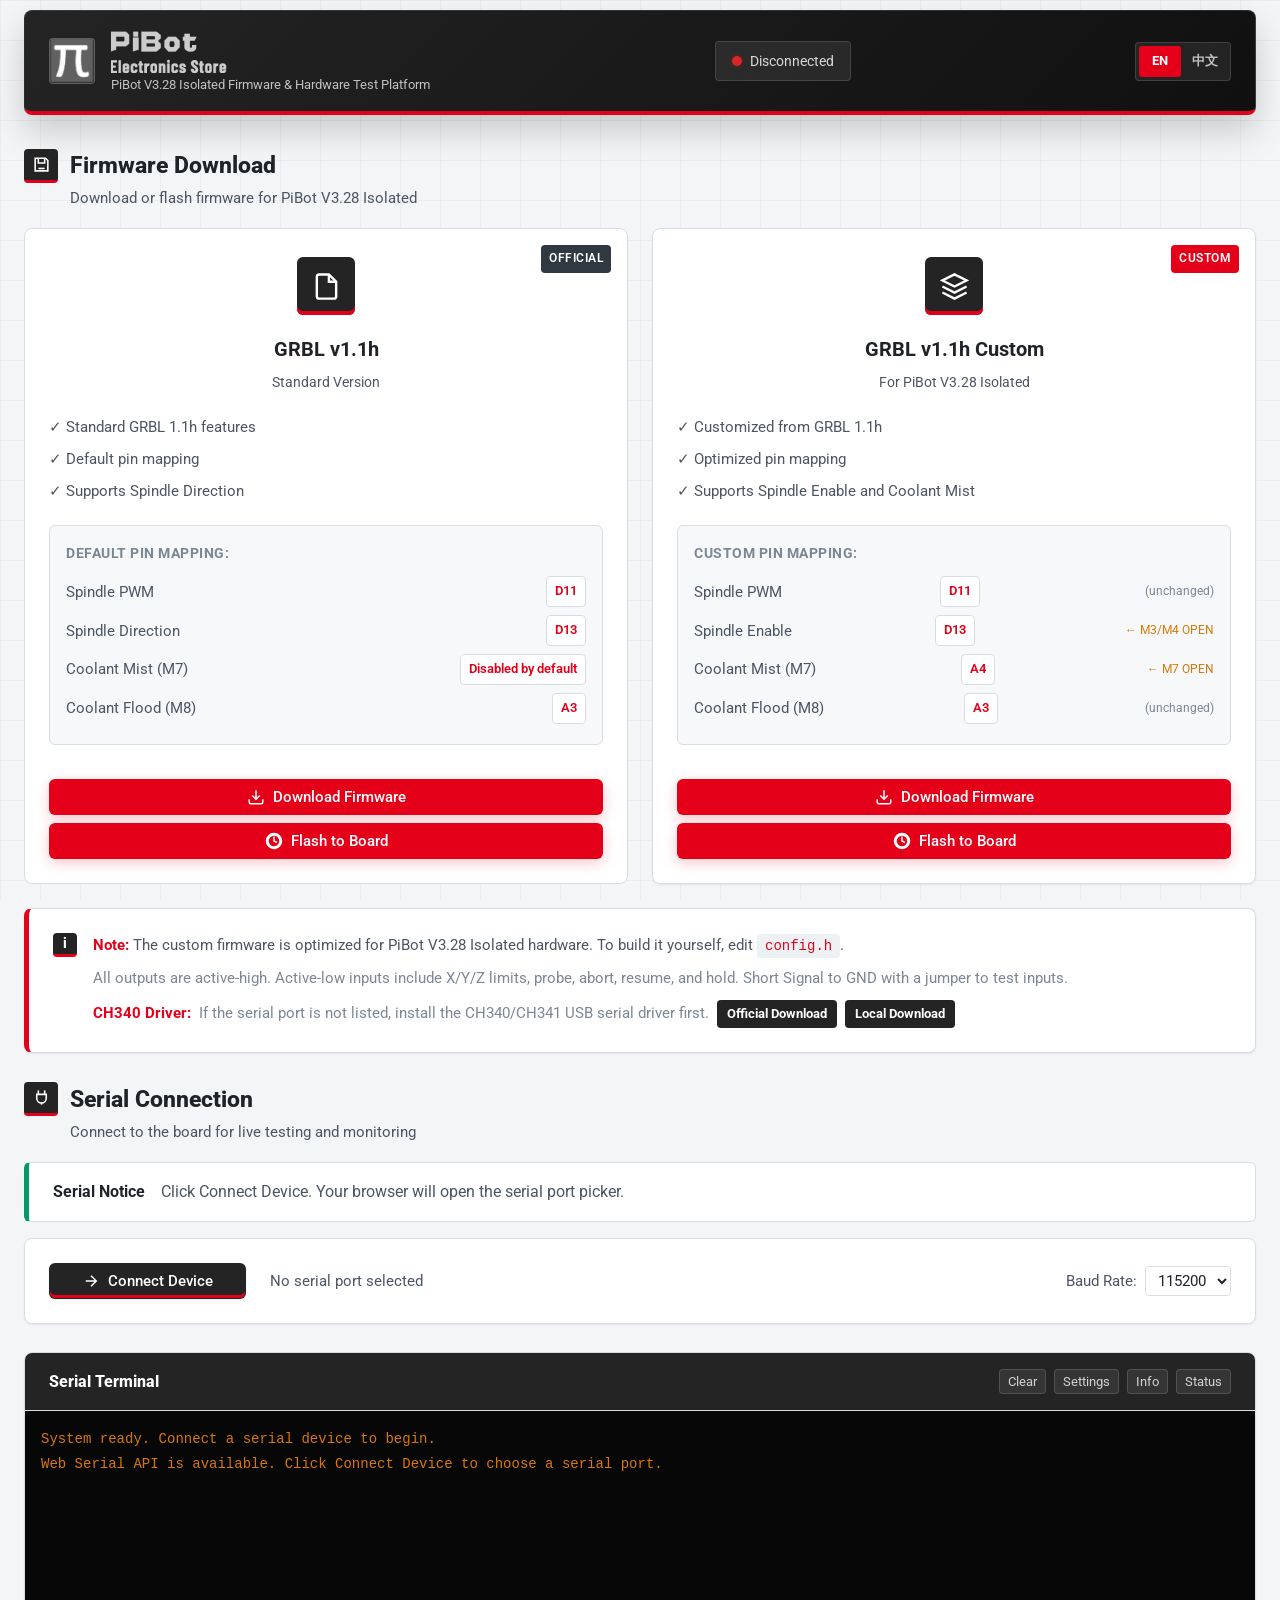
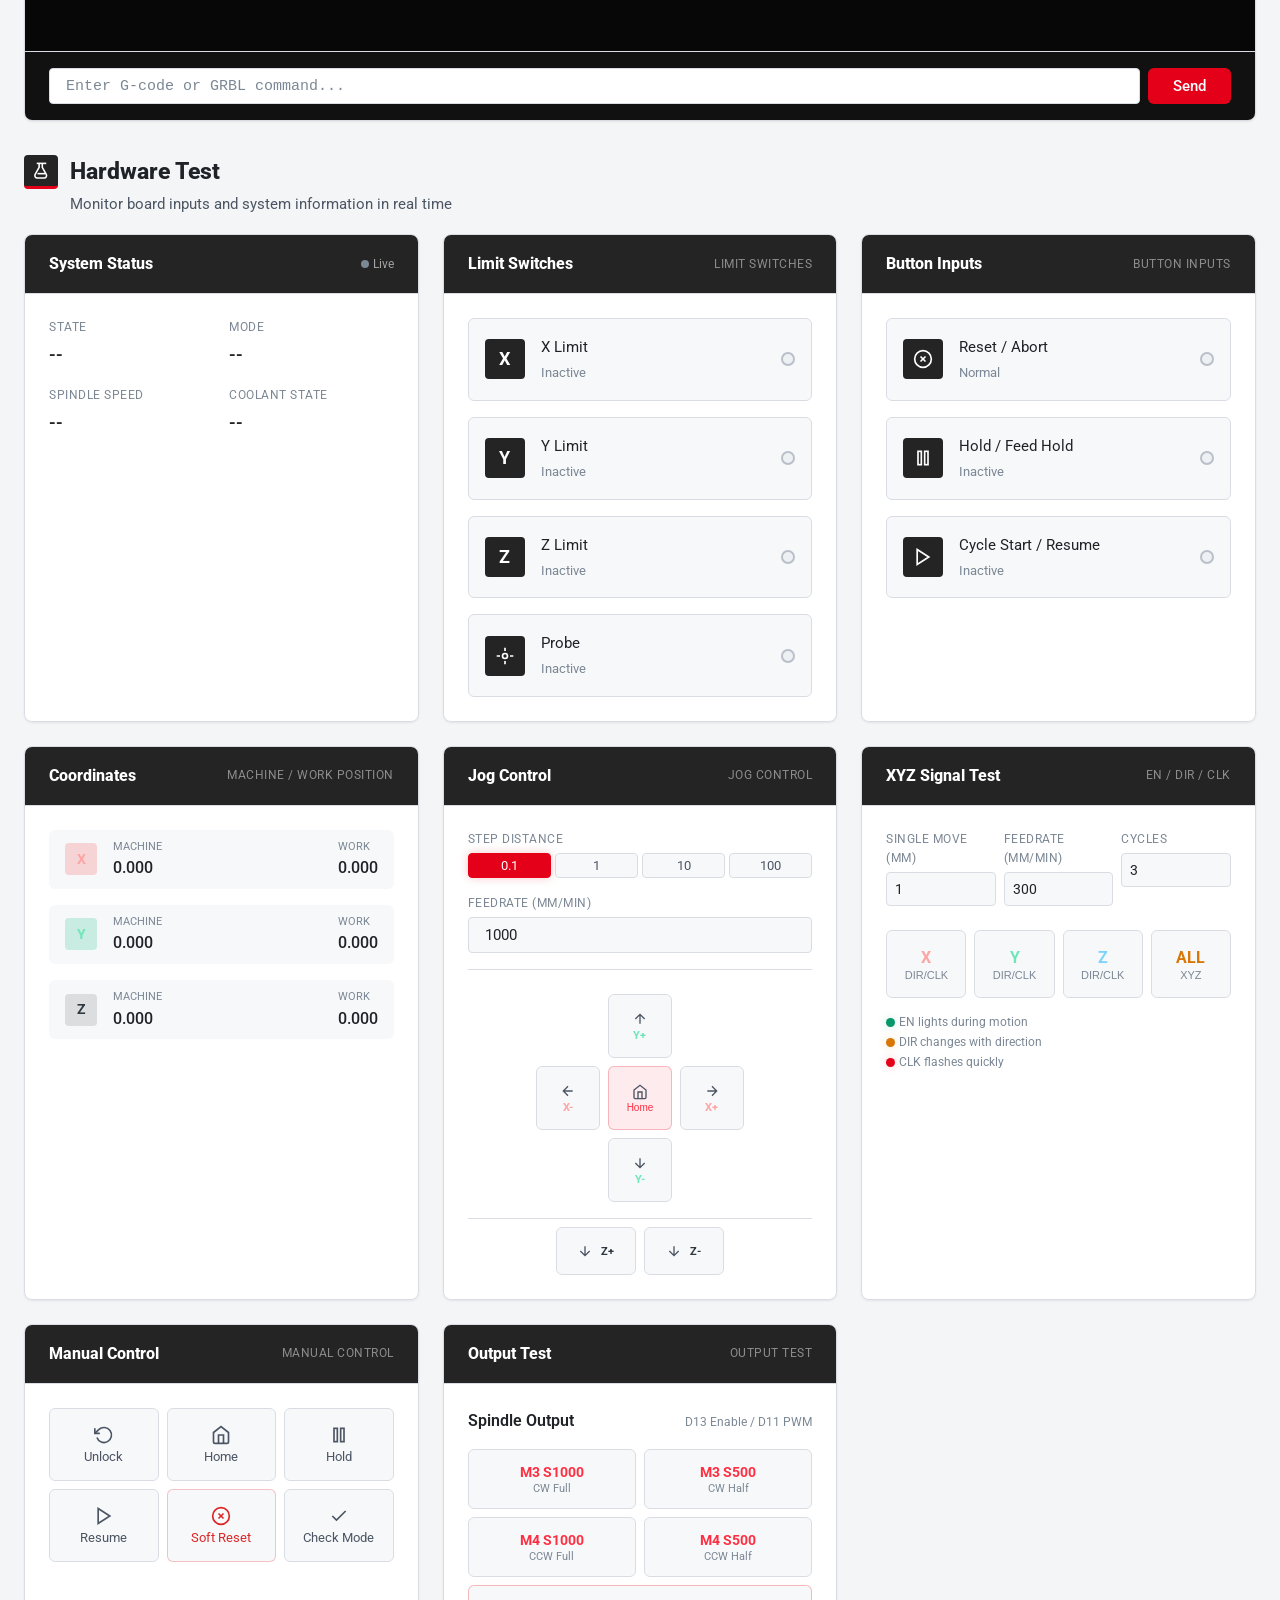
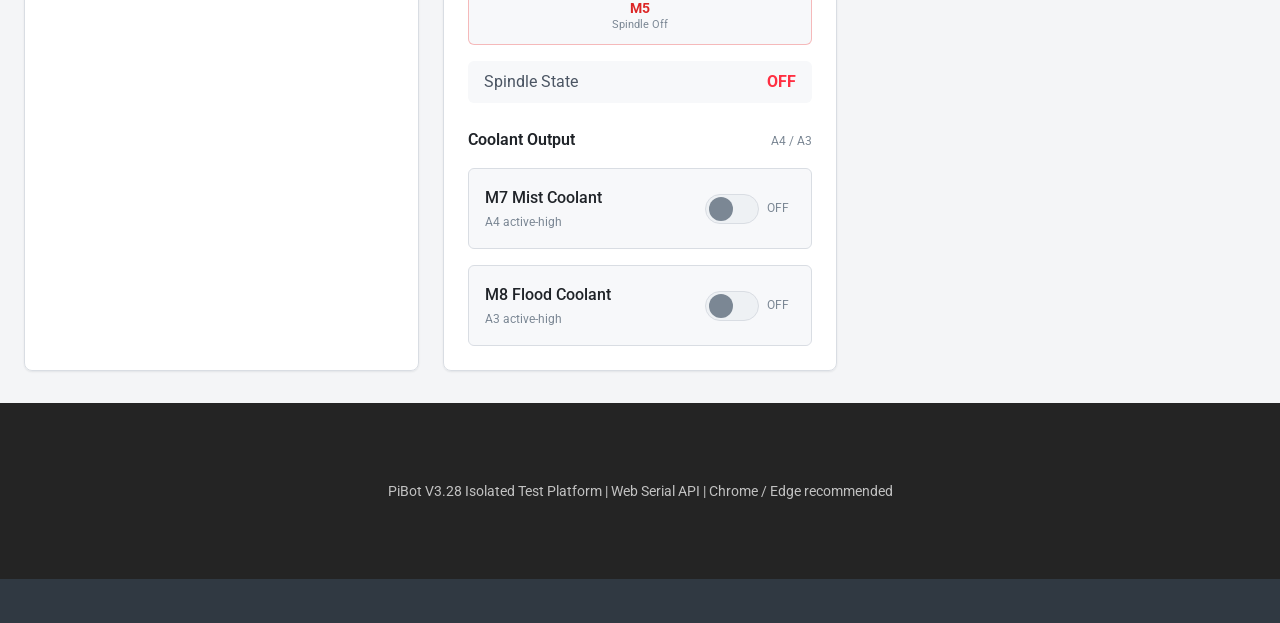
<file: index.html>
<!DOCTYPE html>
<html lang="en">
<head>
    <meta charset="UTF-8">
    <meta name="viewport" content="width=device-width, initial-scale=1.0">
    <title>PiBot V3.28 Isolated Firmware & Test Platform</title>
    <link rel="icon" type="image/png" href="assets/brand/pibot-ico-100x100.png">
    <link rel="stylesheet" href="css/style.css?v=20260609-i18n1">
    <link href="https://fonts.googleapis.com/css2?family=Orbitron:wght@400;500;700&family=Roboto:wght@300;400;500;700&display=swap" rel="stylesheet">
</head>
<body>
    <div class="app-container">
        <!-- Header -->
        <header class="main-header">
            <div class="header-content">
                <div class="logo">
                    <div class="logo-icon">
                        <img src="assets/brand/pibot-ico-100x100.png" alt="PiBot">
                    </div>
                    <div class="logo-text">
                        <img class="brand-logo" src="assets/brand/pibot-logo-265x67.png" alt="PiBot Electronics Store">
                        <span>PiBot V3.28 Isolated Firmware & Hardware Test Platform</span>
                    </div>
                </div>
                <div class="connection-status" id="connectionStatus">
                    <span class="status-dot"></span>
                    <span class="status-text">Disconnected</span>
                </div>
                <nav class="language-switch" aria-label="Language">
                    <a href="index.html" class="active">EN</a>
                    <a href="zh-cn.html">中文</a>
                </nav>
            </div>
        </header>

        <!-- Main content -->
        <main class="main-content">
            <!-- Firmware download -->
            <section class="section firmware-section">
                <div class="section-header">
                    <div class="section-icon" aria-hidden="true">
                        <svg viewBox="0 0 24 24" fill="none" stroke="currentColor" stroke-width="2">
                            <path d="M4 4h13l3 3v13H4z"/>
                            <path d="M8 4v6h8V4"/>
                            <path d="M8 17h8"/>
                        </svg>
                    </div>
                    <h2>Firmware Download</h2>
                    <p class="section-desc">Download or flash firmware for PiBot V3.28 Isolated</p>
                </div>
                
                <div class="firmware-cards">
                    <!-- Official firmware -->
                    <div class="firmware-card">
                        <div class="card-badge official">Official</div>
                        <div class="card-header">
                            <div class="card-icon">
                                <svg viewBox="0 0 24 24" fill="none" stroke="currentColor" stroke-width="2">
                                    <path d="M14 2H6a2 2 0 00-2 2v16a2 2 0 002 2h12a2 2 0 002-2V8z"/>
                                    <polyline points="14 2 14 8 20 8"/>
                                </svg>
                            </div>
                            <h3>GRBL v1.1h</h3>
                            <span class="version">Standard Version</span>
                        </div>
                        <div class="card-body">
                            <ul class="feature-list">
                                <li>✓ Standard GRBL 1.1h features</li>
                                <li>✓ Default pin mapping</li>
                                <li>✓ Supports Spindle Direction</li>
                            </ul>
                            <div class="pin-config">
                                <h4>Default pin mapping:</h4>
                                <div class="pin-item">
                                    <span class="pin-name">Spindle PWM</span>
                                    <span class="pin-value">D11</span>
                                </div>
                                <div class="pin-item">
                                    <span class="pin-name">Spindle Direction</span>
                                    <span class="pin-value">D13</span>
                                </div>
                                <div class="pin-item">
                                    <span class="pin-name">Coolant Mist (M7)</span>
                                    <span class="pin-value">Disabled by default</span>
                                </div>
                                <div class="pin-item">
                                    <span class="pin-name">Coolant Flood (M8)</span>
                                    <span class="pin-value">A3</span>
                                </div>
                            </div>
                        </div>
                        <div class="card-footer">
                            <button class="btn btn-download" onclick="downloadFirmware('official')">
                                <svg viewBox="0 0 24 24" fill="none" stroke="currentColor" stroke-width="2">
                                    <path d="M21 15v4a2 2 0 01-2 2H5a2 2 0 01-2-2v-4"/>
                                    <polyline points="7 10 12 15 17 10"/>
                                    <line x1="12" y1="15" x2="12" y2="3"/>
                                </svg>
                                Download Firmware
                            </button>
                            <button class="btn btn-program" onclick="programFirmware('official')">
                                <svg viewBox="0 0 24 24" fill="none" stroke="currentColor" stroke-width="2">
                                    <path d="M12 2a10 10 0 1010 10A10 10 0 0012 2zm0 18a8 8 0 118-8 8 8 0 01-8 8z"/>
                                    <path d="M12 6v6l4 2"/>
                                </svg>
                                Flash to Board
                            </button>
                        </div>
                    </div>

                    <!-- Custom firmware -->
                    <div class="firmware-card custom">
                        <div class="card-badge custom">Custom</div>
                        <div class="card-header">
                            <div class="card-icon">
                                <svg viewBox="0 0 24 24" fill="none" stroke="currentColor" stroke-width="2">
                                    <path d="M12 2L2 7l10 5 10-5-10-5z"/>
                                    <path d="M2 17l10 5 10-5"/>
                                    <path d="M2 12l10 5 10-5"/>
                                </svg>
                            </div>
                            <h3>GRBL v1.1h Custom</h3>
                            <span class="version">For PiBot V3.28 Isolated</span>
                        </div>
                        <div class="card-body">
                            <ul class="feature-list">
                                <li>✓ Customized from GRBL 1.1h</li>
                                <li>✓ Optimized pin mapping</li>
                                <li>✓ Supports Spindle Enable and Coolant Mist</li>
                            </ul>
                            <div class="pin-config highlight">
                                <h4>Custom Pin Mapping:</h4>
                                <div class="pin-item modified">
                                    <span class="pin-name">Spindle PWM</span>
                                    <span class="pin-value">D11</span>
                                   <span class="pin-unchanged">(unchanged)</span>
                                </div>
                                <div class="pin-item modified">
                                    <span class="pin-name">Spindle Enable</span>
                                    <span class="pin-value">D13</span> 
                                    <span class="pin-change">← M3/M4 OPEN</span>
                                </div>
                                <div class="pin-item">
                                    <span class="pin-name">Coolant Mist (M7)</span>
                                    <span class="pin-value">A4</span>
                                    <span class="pin-change">← M7 OPEN</span>
                                </div>
                                <div class="pin-item">
                                    <span class="pin-name">Coolant Flood (M8)</span>
                                    <span class="pin-value">A3</span>
                                    <span class="pin-unchanged">(unchanged)</span>
                                </div>
                            </div>
                        </div>
                        <div class="card-footer">
                            <button class="btn btn-download btn-primary" onclick="downloadFirmware('custom')">
                                <svg viewBox="0 0 24 24" fill="none" stroke="currentColor" stroke-width="2">
                                    <path d="M21 15v4a2 2 0 01-2 2H5a2 2 0 01-2-2v-4"/>
                                    <polyline points="7 10 12 15 17 10"/>
                                    <line x1="12" y1="15" x2="12" y2="3"/>
                                </svg>
                                Download Firmware
                            </button>
                            <button class="btn btn-program btn-primary" onclick="programFirmware('custom')">
                                <svg viewBox="0 0 24 24" fill="none" stroke="currentColor" stroke-width="2">
                                    <path d="M12 2a10 10 0 1010 10A10 10 0 0012 2zm0 18a8 8 0 118-8 8 8 0 01-8 8z"/>
                                    <path d="M12 6v6l4 2"/>
                                </svg>
                                Flash to Board
                            </button>
                        </div>
                    </div>
                </div>

            <!-- Flash progress -->
            <div class="program-section" id="programSection" style="display:none;">
                <div class="section-header">
                    <div class="section-icon" aria-hidden="true">
                        <svg viewBox="0 0 24 24" fill="none" stroke="currentColor" stroke-width="2">
                            <path d="M12 3v8"/>
                            <path d="M8 7h8"/>
                            <path d="M6 13h12v7H6z"/>
                        </svg>
                    </div>
                    <h2>Firmware Flashing</h2>
                    <p class="section-desc">Flash firmware directly through Web Serial</p>
                </div>
                <div class="program-panel">
                    <div class="program-info">
                        <span class="program-name" id="programName">--</span>
                        <span class="program-stage" id="programStage">Ready...</span>
                    </div>
                    <div class="progress-bar">
                        <div class="progress-fill" id="progressFill" style="width:0%"></div>
                    </div>
                    <div class="program-actions">
                        <button class="btn btn-cancel" onclick="cancelProgram()">Cancel</button>
                    </div>
                </div>
            </div>


                <div class="firmware-note">
                    <div class="note-icon">i</div>
                    <div class="note-content">
                        <p><strong>Note:</strong> The custom firmware is optimized for PiBot V3.28 Isolated hardware. To build it yourself, edit <code>config.h</code>.</p>
                        <p class="note-detail">All outputs are active-high. Active-low inputs include X/Y/Z limits, probe, abort, resume, and hold. Short Signal to GND with a jumper to test inputs.</p>
                        <p class="note-detail driver-note">
                            <strong>CH340 Driver:</strong>If the serial port is not listed, install the CH340/CH341 USB serial driver first.
                            <a href="https://www.wch-ic.com/downloads/CH341SER.ZIP.html" target="_blank" rel="noopener noreferrer">Official Download</a>
                            <a href="CH341SER.zip" download>Local Download</a>
                        </p>
                    </div>
                </div>
            </section>

            <!-- Serial connection -->
            <section class="section connect-section">
                <div class="section-header">
                    <div class="section-icon" aria-hidden="true">
                        <svg viewBox="0 0 24 24" fill="none" stroke="currentColor" stroke-width="2">
                            <path d="M8 3v5"/>
                            <path d="M16 3v5"/>
                            <path d="M6 8h12v5a6 6 0 01-12 0z"/>
                            <path d="M12 19v2"/>
                        </svg>
                    </div>
                    <h2>Serial Connection</h2>
                    <p class="section-desc">Connect to the board for live testing and monitoring</p>
                </div>

                <div class="serial-notice" id="serialNotice">
                    <span class="serial-notice-label">Serial Notice</span>
                    <span class="serial-notice-text">Select a serial port to connect the board.</span>
                </div>
                
                <div class="connect-panel">
                    <div class="connect-row">
                        <button class="btn btn-connect" id="connectBtn" type="button">
                            <svg viewBox="0 0 24 24" fill="none" stroke="currentColor" stroke-width="2">
                                <path d="M5 12h14M12 5l7 7-7 7"/>
                            </svg>
                            <span>Connect Device</span>
                        </button>
                        <div class="port-info" id="portInfo">
                            <span class="no-port">No serial port selected</span>
                        </div>
                        <div class="baud-rate">
                            <label>Baud Rate:</label>
                            <select id="baudRate">
                                <option value="115200" selected>115200</option>
                                <option value="57600">57600</option>
                                <option value="38400">38400</option>
                                <option value="19200">19200</option>
                                <option value="9600">9600</option>
                            </select>
                        </div>
                    </div>
                </div>
            </section>

            <!-- Terminal -->
            <div class="terminal-panel">
                <div class="terminal-header">
                    <h3>Serial Terminal</h3>
                    <div class="terminal-actions">
                        <button class="term-btn" onclick="clearTerminal()">Clear</button>
                        <button class="term-btn" onclick="sendCommand('$$')">Settings</button>
                        <button class="term-btn" onclick="sendCommand('$I')">Info</button>
                        <button class="term-btn" onclick="sendCommand('?')">Status</button>
                    </div>
                </div>
                <div class="terminal-body">
                    <div class="terminal-output" id="terminalOutput"></div>
                </div>
                <div class="terminal-input">
                    <input type="text" id="commandInput" placeholder="Enter G-code or GRBL command..." 
                           onkeypress="if(event.key==='Enter')sendManualCommand()">
                    <button class="btn btn-send" onclick="sendManualCommand()">Send</button>
                </div>
            </div>

            <!-- Hardware test -->
            <section class="section test-section" id="testSection">
                <div class="section-header">
                    <div class="section-icon" aria-hidden="true">
                        <svg viewBox="0 0 24 24" fill="none" stroke="currentColor" stroke-width="2">
                            <path d="M6 3h12"/>
                            <path d="M9 3v5l-5 9a3 3 0 002.6 4.5h8.8A3 3 0 0018 17L13 8V3"/>
                            <path d="M7 16h10"/>
                        </svg>
                    </div>
                    <h2>Hardware Test</h2>
                    <p class="section-desc">Monitor board inputs and system information in real time</p>
                </div>

                <div class="test-grid">
                    <!-- System Status -->
                    <div class="test-panel status-panel">
                        <div class="panel-header">
                            <h3>System Status</h3>
                            <div class="live-indicator" id="liveIndicator">
                                <span class="live-dot"></span>
                                <span>Live</span>
                            </div>
                        </div>
                        <div class="panel-body">
                            <div class="status-display">
                                <div class="status-item">
                                    <span class="status-label">State</span>
                                    <span class="status-value" id="grblState">--</span>
                                </div>
                                <div class="status-item">
                                    <span class="status-label">Mode</span>
                                    <span class="status-value" id="workMode">--</span>
                                </div>
                                <div class="status-item">
                                    <span class="status-label">Spindle Speed</span>
                                    <span class="status-value" id="spindleSpeed">--</span>
                                </div>
                                <div class="status-item">
                                    <span class="status-label">Coolant State</span>
                                    <span class="status-value" id="coolantState">--</span>
                                </div>
                            </div>
                        </div>
                    </div>

                    <!-- Limit Switches -->
                    <div class="test-panel limits-panel">
                        <div class="panel-header">
                            <h3>Limit Switches</h3>
                            <span class="panel-subtitle">Limit Switches</span>
                        </div>
                        <div class="panel-body">
                            <div class="input-grid">
                                <div class="input-item" id="limitX">
                                    <div class="input-icon">
                                        <span class="axis-label">X</span>
                                    </div>
                                    <div class="input-info">
                                        <span class="input-name">X Limit</span>
                                        <span class="input-state">Inactive</span>
                                    </div>
                                    <div class="input-led"></div>
                                </div>
                                <div class="input-item" id="limitY">
                                    <div class="input-icon">
                                        <span class="axis-label">Y</span>
                                    </div>
                                    <div class="input-info">
                                        <span class="input-name">Y Limit</span>
                                        <span class="input-state">Inactive</span>
                                    </div>
                                    <div class="input-led"></div>
                                </div>
                                <div class="input-item" id="limitZ">
                                    <div class="input-icon">
                                        <span class="axis-label">Z</span>
                                    </div>
                                    <div class="input-info">
                                        <span class="input-name">Z Limit</span>
                                        <span class="input-state">Inactive</span>
                                    </div>
                                    <div class="input-led"></div>
                                </div>
                                <div class="input-item" id="probeInput">
                                    <div class="input-icon probe">
                                        <svg viewBox="0 0 24 24" fill="none" stroke="currentColor" stroke-width="2">
                                            <circle cx="12" cy="12" r="3"/>
                                            <path d="M12 2v4M12 18v4M2 12h4M18 12h4"/>
                                        </svg>
                                    </div>
                                    <div class="input-info">
                                        <span class="input-name">Probe</span>
                                        <span class="input-state">Inactive</span>
                                    </div>
                                    <div class="input-led"></div>
                                </div>
                            </div>
                        </div>
                    </div>

                    <!-- Probe and Function Inputs -->
                    <div class="test-panel inputs-panel">
                        <div class="panel-header">
                            <h3>Button Inputs</h3>
                            <span class="panel-subtitle">Button Inputs</span>
                        </div>
                        <div class="panel-body">
                            <div class="input-grid">
                                <div class="input-item warning" id="abortInput">
                                    <div class="input-icon abort">
                                        <svg viewBox="0 0 24 24" fill="none" stroke="currentColor" stroke-width="2">
                                            <circle cx="12" cy="12" r="10"/>
                                            <line x1="15" y1="9" x2="9" y2="15"/>
                                            <line x1="9" y1="9" x2="15" y2="15"/>
                                        </svg>
                                    </div>
                                    <div class="input-info">
                                        <span class="input-name">Reset / Abort</span>
                                        <span class="input-state">Normal</span>
                                    </div>
                                    <div class="input-led"></div>
                                </div>
                                <div class="input-item" id="holdInput">
                                    <div class="input-icon hold">
                                        <svg viewBox="0 0 24 24" fill="none" stroke="currentColor" stroke-width="2">
                                            <rect x="6" y="4" width="4" height="16"/>
                                            <rect x="14" y="4" width="4" height="16"/>
                                        </svg>
                                    </div>
                                    <div class="input-info">
                                        <span class="input-name">Hold / Feed Hold</span>
                                        <span class="input-state">Inactive</span>
                                    </div>
                                    <div class="input-led"></div>
                                </div>
                                <div class="input-item" id="resumeInput">
                                    <div class="input-icon resume">
                                        <svg viewBox="0 0 24 24" fill="none" stroke="currentColor" stroke-width="2">
                                            <polygon points="5 3 19 12 5 21 5 3"/>
                                        </svg>
                                    </div>
                                    <div class="input-info">
                                        <span class="input-name">Cycle Start / Resume</span>
                                        <span class="input-state">Inactive</span>
                                    </div>
                                    <div class="input-led"></div>
                                </div>
                            </div>
                        </div>
                    </div>

                    <!-- Coordinates -->
                    <div class="test-panel coords-panel">
                        <div class="panel-header">
                            <h3>Coordinates</h3>
                            <span class="panel-subtitle">Machine / Work Position</span>
                        </div>
                        <div class="panel-body">
                            <div class="coords-display">
                                <div class="coord-row">
                                    <span class="coord-axis x">X</span>
                                    <div class="coord-values">
                                        <div class="coord-machine">
                                            <span class="coord-label">Machine</span>
                                            <span class="coord-value" id="mx">0.000</span>
                                        </div>
                                        <div class="coord-work">
                                            <span class="coord-label">Work</span>
                                            <span class="coord-value" id="wx">0.000</span>
                                        </div>
                                    </div>
                                </div>
                                <div class="coord-row">
                                    <span class="coord-axis y">Y</span>
                                    <div class="coord-values">
                                        <div class="coord-machine">
                                            <span class="coord-label">Machine</span>
                                            <span class="coord-value" id="my">0.000</span>
                                        </div>
                                        <div class="coord-work">
                                            <span class="coord-label">Work</span>
                                            <span class="coord-value" id="wy">0.000</span>
                                        </div>
                                    </div>
                                </div>
                                <div class="coord-row">
                                    <span class="coord-axis z">Z</span>
                                    <div class="coord-values">
                                        <div class="coord-machine">
                                            <span class="coord-label">Machine</span>
                                            <span class="coord-value" id="mz">0.000</span>
                                        </div>
                                        <div class="coord-work">
                                            <span class="coord-label">Work</span>
                                            <span class="coord-value" id="wz">0.000</span>
                                        </div>
                                    </div>
                                </div>
                            </div>
                        </div>
                    </div>

                    <!-- XYZ Jog Control -->
                    <div class="test-panel jog-panel">
                        <div class="panel-header">
                            <h3>Jog Control</h3>
                            <span class="panel-subtitle">Jog Control</span>
                        </div>
                        <div class="panel-body">
                            <div class="jog-settings">
                                <div class="jog-setting">
                                    <label>Step Distance</label>
                                    <div class="jog-steps">
                                        <button class="step-btn active" data-step="0.1" onclick="setJogStep(0.1)">0.1</button>
                                        <button class="step-btn" data-step="1" onclick="setJogStep(1)">1</button>
                                        <button class="step-btn" data-step="10" onclick="setJogStep(10)">10</button>
                                        <button class="step-btn" data-step="100" onclick="setJogStep(100)">100</button>
                                    </div>
                                </div>
                                <div class="jog-setting">
                                    <label>Feedrate (mm/min)</label>
                                    <input type="number" id="jogFeedrate" value="1000" min="10" max="10000">
                                </div>
                            </div>
                            <div class="jog-pad">
                                <div class="jog-row">
                                    <div class="jog-empty"></div>
                                    <button class="jog-btn" id="jogYplus" onmousedown="startJog('Y',1)" onmouseup="stopJog()" onmouseleave="stopJog()" ontouchstart="startJog('Y',1)" ontouchend="stopJog()">
                                        <svg viewBox="0 0 24 24" fill="none" stroke="currentColor" stroke-width="2"><path d="M12 19V5M5 12l7-7 7 7"/></svg>
                                        <span class="axis-label y">Y+</span>
                                    </button>
                                    <div class="jog-empty"></div>
                                </div>
                                <div class="jog-row">
                                    <button class="jog-btn" id="jogXminus" onmousedown="startJog('X',-1)" onmouseup="stopJog()" onmouseleave="stopJog()" ontouchstart="startJog('X',-1)" ontouchend="stopJog()">
                                        <svg viewBox="0 0 24 24" fill="none" stroke="currentColor" stroke-width="2"><path d="M19 12H5M12 19l-7-7 7-7"/></svg>
                                        <span class="axis-label x">X-</span>
                                    </button>
                                    <button class="jog-btn jog-home" onclick="sendCommand('$H')">
                                        <svg viewBox="0 0 24 24" fill="none" stroke="currentColor" stroke-width="2"><path d="M3 9l9-7 9 7v11a2 2 0 01-2 2H5a2 2 0 01-2-2z"/><polyline points="9 22 9 12 15 12 15 22"/></svg>
                                        <span>Home</span>
                                    </button>
                                    <button class="jog-btn" id="jogXplus" onmousedown="startJog('X',1)" onmouseup="stopJog()" onmouseleave="stopJog()" ontouchstart="startJog('X',1)" ontouchend="stopJog()">
                                        <svg viewBox="0 0 24 24" fill="none" stroke="currentColor" stroke-width="2"><path d="M5 12h14M12 5l7 7-7 7"/></svg>
                                        <span class="axis-label x">X+</span>
                                    </button>
                                </div>
                                <div class="jog-row">
                                    <div class="jog-empty"></div>
                                    <button class="jog-btn" id="jogYminus" onmousedown="startJog('Y',-1)" onmouseup="stopJog()" onmouseleave="stopJog()" ontouchstart="startJog('Y',-1)" ontouchend="stopJog()">
                                        <svg viewBox="0 0 24 24" fill="none" stroke="currentColor" stroke-width="2"><path d="M12 5v14M19 12l-7 7-7-7"/></svg>
                                        <span class="axis-label y">Y-</span>
                                    </button>
                                    <div class="jog-empty"></div>
                                </div>
                                <div class="jog-row z-row">
                                    <button class="jog-btn z-btn" id="jogZplus" onmousedown="startJog('Z',1)" onmouseup="stopJog()" onmouseleave="stopJog()" ontouchstart="startJog('Z',1)" ontouchend="stopJog()">
                                        <svg viewBox="0 0 24 24" fill="none" stroke="currentColor" stroke-width="2"><path d="M12 5v14M19 12l-7 7-7-7"/></svg>
                                        <span class="axis-label z">Z+</span>
                                    </button>
                                    <button class="jog-btn z-btn" id="jogZminus" onmousedown="startJog('Z',-1)" onmouseup="stopJog()" onmouseleave="stopJog()" ontouchstart="startJog('Z',-1)" ontouchend="stopJog()">
                                        <svg viewBox="0 0 24 24" fill="none" stroke="currentColor" stroke-width="2"><path d="M12 19V5M5 12l7 7 7-7"/></svg>
                                        <span class="axis-label z">Z-</span>
                                    </button>
                                </div>
                            </div>
                        </div>
                    </div>

                    <!-- XYZ Signal Test -->
                    <div class="test-panel signal-panel">
                        <div class="panel-header">
                            <h3>XYZ Signal Test</h3>
                            <span class="panel-subtitle">EN / DIR / CLK</span>
                        </div>
                        <div class="panel-body">
                            <div class="signal-settings">
                                <div class="signal-setting">
                                    <label>Single Move (mm)</label>
                                    <input type="number" id="signalStep" value="1" min="0.01" max="100" step="0.01">
                                </div>
                                <div class="signal-setting">
                                    <label>Feedrate (mm/min)</label>
                                    <input type="number" id="signalFeedrate" value="300" min="10" max="5000" step="10">
                                </div>
                                <div class="signal-setting">
                                    <label>Cycles</label>
                                    <input type="number" id="signalCycles" value="3" min="1" max="20" step="1">
                                </div>
                            </div>
                            <div class="signal-buttons">
                                <button class="signal-btn axis-x" onclick="runSignalTest('X')">
                                    <span>X</span>
                                    <small>DIR/CLK</small>
                                </button>
                                <button class="signal-btn axis-y" onclick="runSignalTest('Y')">
                                    <span>Y</span>
                                    <small>DIR/CLK</small>
                                </button>
                                <button class="signal-btn axis-z" onclick="runSignalTest('Z')">
                                    <span>Z</span>
                                    <small>DIR/CLK</small>
                                </button>
                                <button class="signal-btn all" onclick="runAllSignalTest()">
                                    <span>ALL</span>
                                    <small>XYZ</small>
                                </button>
                            </div>
                            <div class="signal-hint">
                                <span class="signal-hint-row"><span class="signal-dot en"></span> EN lights during motion</span>
                                <span class="signal-hint-row"><span class="signal-dot dir"></span> DIR changes with direction</span>
                                <span class="signal-hint-row"><span class="signal-dot clk"></span> CLK flashes quickly</span>
                            </div>
                        </div>
                    </div>

                    <!-- Manual Control -->
                    <div class="test-panel control-panel">
                        <div class="panel-header">
                            <h3>Manual Control</h3>
                            <span class="panel-subtitle">Manual Control</span>
                        </div>
                        <div class="panel-body">
                            <div class="control-buttons">
                                <button class="ctrl-btn" id="btnReset" onclick="sendCommand('$X')">
                                    <svg viewBox="0 0 24 24" fill="none" stroke="currentColor" stroke-width="2">
                                        <polyline points="1 4 1 10 7 10"/>
                                        <path d="M3.51 15a9 9 0 102.13-9.36L1 10"/>
                                    </svg>
                                    Unlock
                                </button>
                                <button class="ctrl-btn" id="btnHome" onclick="sendCommand('$H')">
                                    <svg viewBox="0 0 24 24" fill="none" stroke="currentColor" stroke-width="2">
                                        <path d="M3 9l9-7 9 7v11a2 2 0 01-2 2H5a2 2 0 01-2-2z"/>
                                        <polyline points="9 22 9 12 15 12 15 22"/>
                                    </svg>
                                    Home
                                </button>
                                <button class="ctrl-btn" id="btnHold" onclick="sendCommand('!')">
                                    <svg viewBox="0 0 24 24" fill="none" stroke="currentColor" stroke-width="2">
                                        <rect x="6" y="4" width="4" height="16"/>
                                        <rect x="14" y="4" width="4" height="16"/>
                                    </svg>
                                    Hold
                                </button>
                                <button class="ctrl-btn" id="btnResume" onclick="sendCommand('~')">
                                    <svg viewBox="0 0 24 24" fill="none" stroke="currentColor" stroke-width="2">
                                        <polygon points="5 3 19 12 5 21 5 3"/>
                                    </svg>
                                    Resume
                                </button>
                                <button class="ctrl-btn warning" id="btnResetGrbl" onclick="sendCommand('\x18')">
                                    <svg viewBox="0 0 24 24" fill="none" stroke="currentColor" stroke-width="2">
                                        <circle cx="12" cy="12" r="10"/>
                                        <line x1="15" y1="9" x2="9" y2="15"/>
                                        <line x1="9" y1="9" x2="15" y2="15"/>
                                    </svg>
                                    Soft Reset
                                </button>
                                <button class="ctrl-btn" id="btnCheck" onclick="sendCommand('$C')">
                                    <svg viewBox="0 0 24 24" fill="none" stroke="currentColor" stroke-width="2">
                                        <polyline points="20 6 9 17 4 12"/>
                                    </svg>
                                    Check Mode
                                </button>
                            </div>
                        </div>
                    </div>

                    <!-- Output Test -->
                    <div class="test-panel output-panel">
                        <div class="panel-header">
                            <h3>Output Test</h3>
                            <span class="panel-subtitle">Output Test</span>
                        </div>
                        <div class="panel-body">
                            <div class="output-control">
                                <div class="output-group spindle-group">
                                    <div class="output-group-title">
                                        <span>Spindle Output</span>
                                        <small>D13 Enable / D11 PWM</small>
                                    </div>
                                    <div class="spindle-command-grid">
                                        <button class="spindle-command-btn" id="btnM3Full" onclick="sendOutputCommand('M3 S1000')">
                                            <span>M3 S1000</span>
                                            <small>CW Full</small>
                                        </button>
                                        <button class="spindle-command-btn" id="btnM3Half" onclick="sendOutputCommand('M3 S500')">
                                            <span>M3 S500</span>
                                            <small>CW Half</small>
                                        </button>
                                        <button class="spindle-command-btn" id="btnM4Full" onclick="sendOutputCommand('M4 S1000')">
                                            <span>M4 S1000</span>
                                            <small>CCW Full</small>
                                        </button>
                                        <button class="spindle-command-btn" id="btnM4Half" onclick="sendOutputCommand('M4 S500')">
                                            <span>M4 S500</span>
                                            <small>CCW Half</small>
                                        </button>
                                        <button class="spindle-command-btn stop" id="btnM5" onclick="sendOutputCommand('M5')">
                                            <span>M5</span>
                                            <small>Spindle Off</small>
                                        </button>
                                    </div>
                                    <div class="output-state-row">
                                        <span>Spindle State</span>
                                        <strong id="spindleState">OFF</strong>
                                    </div>
                                </div>

                                <div class="output-group coolant-group">
                                    <div class="output-group-title">
                                        <span>Coolant Output</span>
                                        <small>A4 / A3</small>
                                    </div>
                                    <div class="coolant-switch-row">
                                        <div class="coolant-switch-info">
                                            <span>M7 Mist Coolant</span>
                                            <small>A4 active-high</small>
                                        </div>
                                        <label class="toggle-switch" title="M7 On / M9 Off">
                                            <input type="checkbox" id="mistToggle" onchange="setCoolantOutput('mist', this.checked)">
                                            <span class="toggle-track"><span class="toggle-thumb"></span></span>
                                            <em id="mistState">OFF</em>
                                        </label>
                                    </div>
                                    <div class="coolant-switch-row">
                                        <div class="coolant-switch-info">
                                            <span>M8 Flood Coolant</span>
                                            <small>A3 active-high</small>
                                        </div>
                                        <label class="toggle-switch" title="M8 On / M9 Off">
                                            <input type="checkbox" id="floodToggle" onchange="setCoolantOutput('flood', this.checked)">
                                            <span class="toggle-track"><span class="toggle-thumb"></span></span>
                                            <em id="floodState">OFF</em>
                                        </label>
                                    </div>
                                </div>
                            </div>
                        </div>
                    </div>
                </div>

            </section>
        </main>

        <!-- Footer -->
        <footer class="main-footer">
            <p>PiBot V3.28 Isolated Test Platform | Web Serial API | Chrome / Edge recommended</p>
        </footer>
    </div>

    <!-- Firmware modal -->
    <div class="modal" id="firmwareModal">
        <div class="modal-content">
            <div class="modal-header">
                <h3 id="modalTitle">Firmware Information</h3>
                <button class="modal-close" onclick="closeModal()">&times;</button>
            </div>
            <div class="modal-body" id="modalBody">
                <!-- Dynamic content -->
            </div>
            <div class="modal-footer">
                <button class="btn" onclick="closeModal()">Close</button>
            </div>
        </div>
    </div>

    <script src="js/app.js?v=20260609-i18n1"></script>
</body>
</html>
</file>
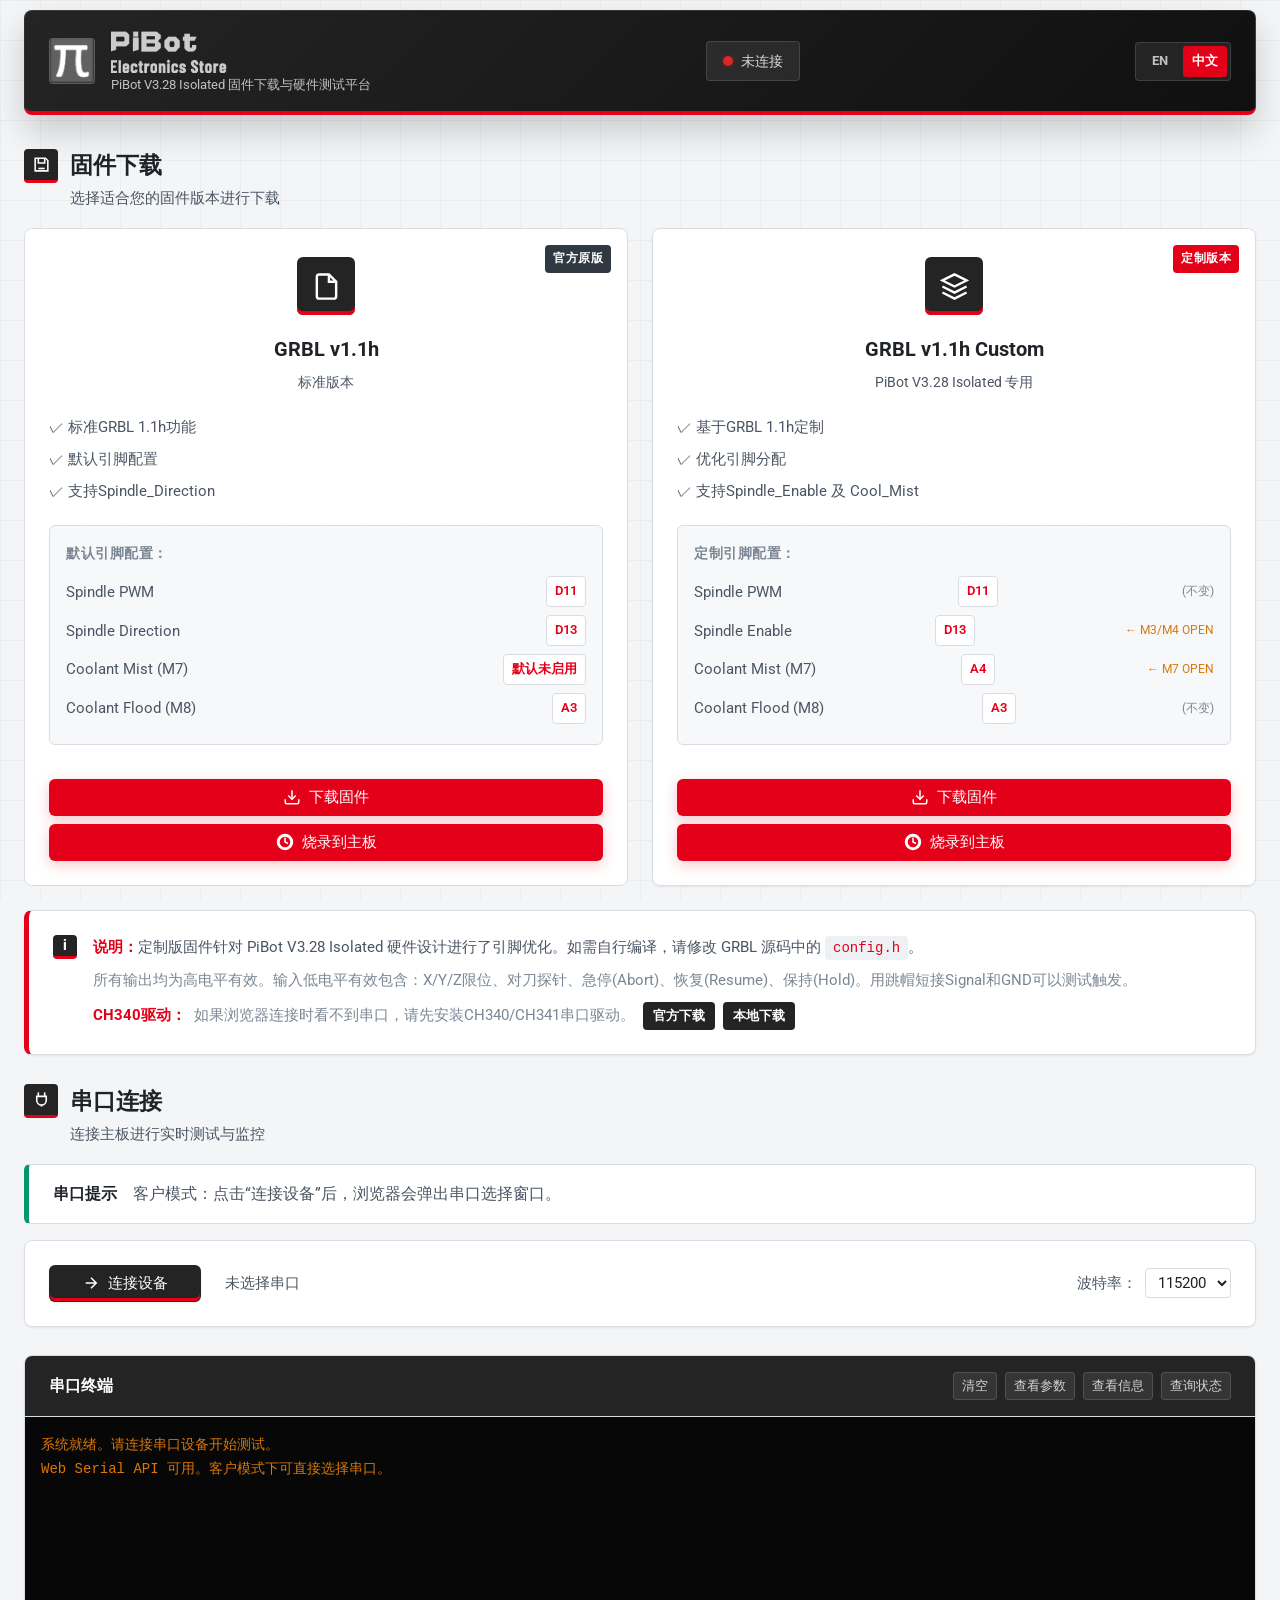
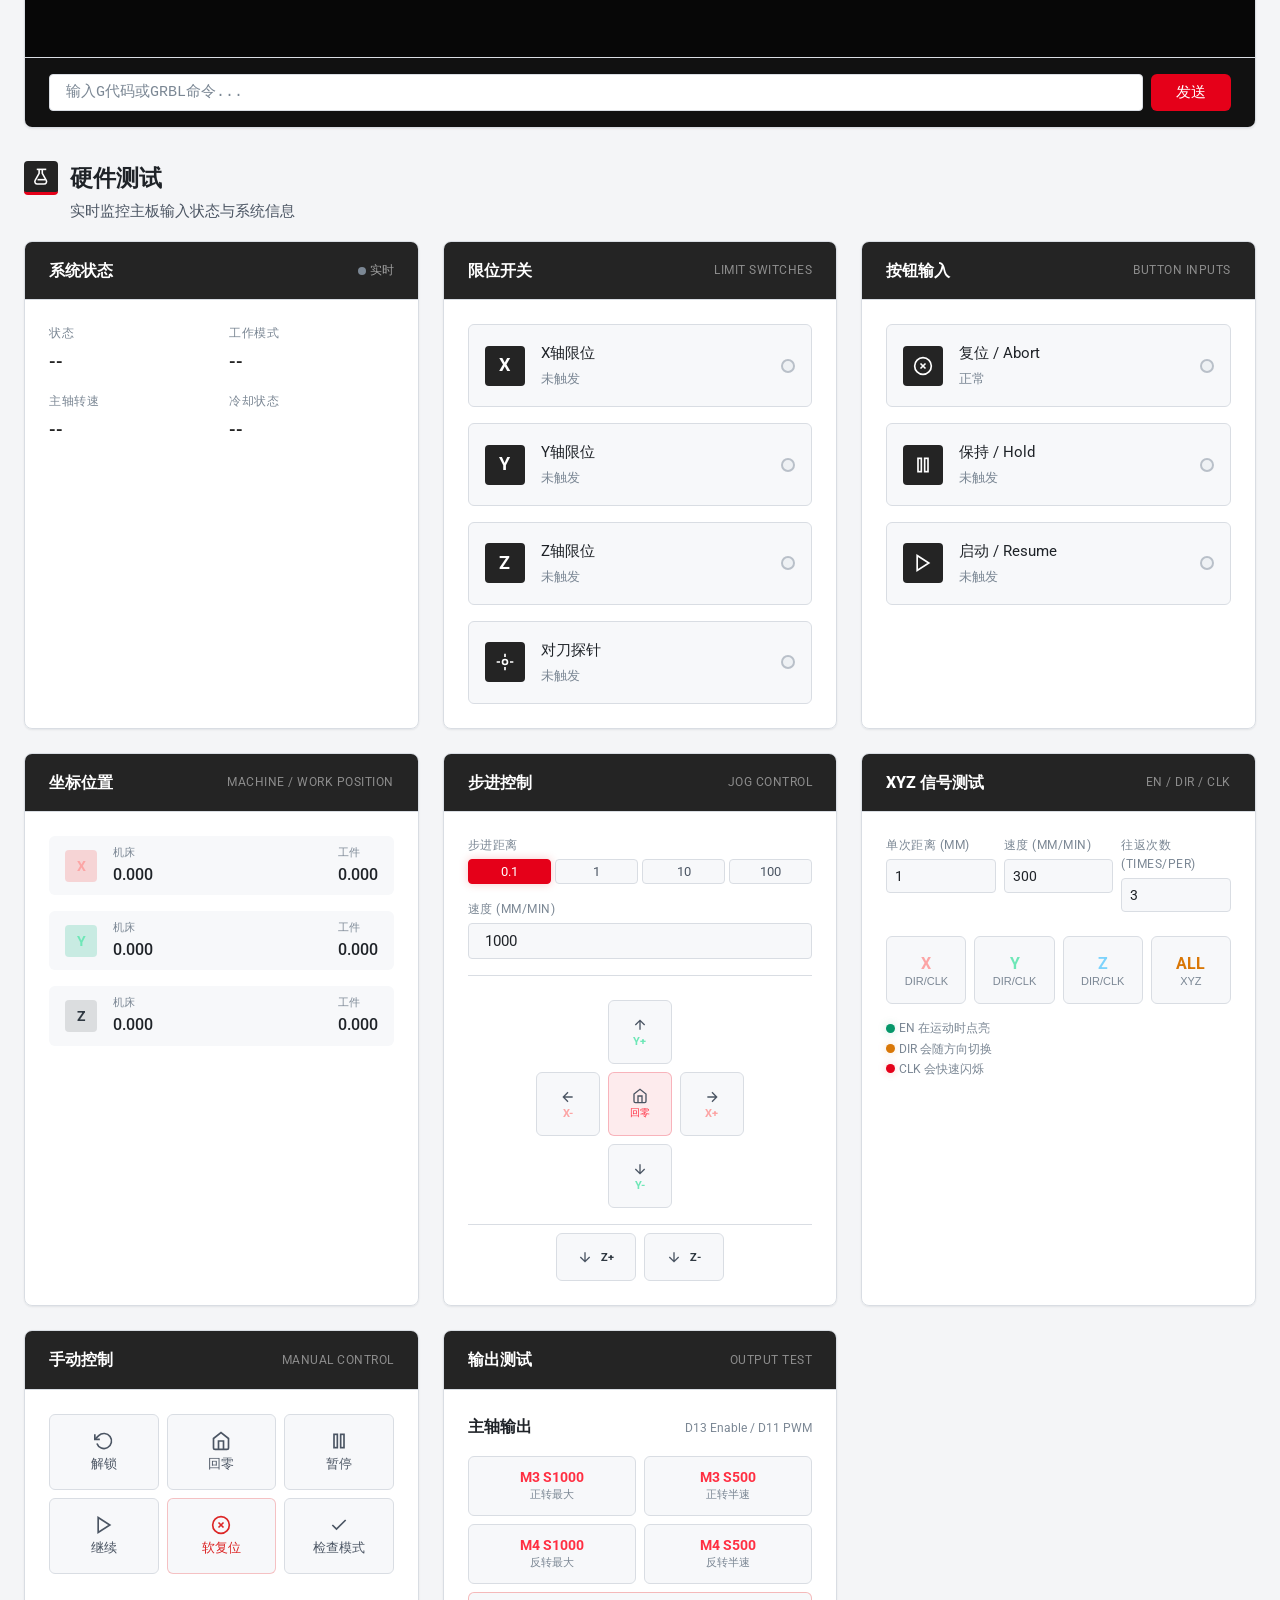
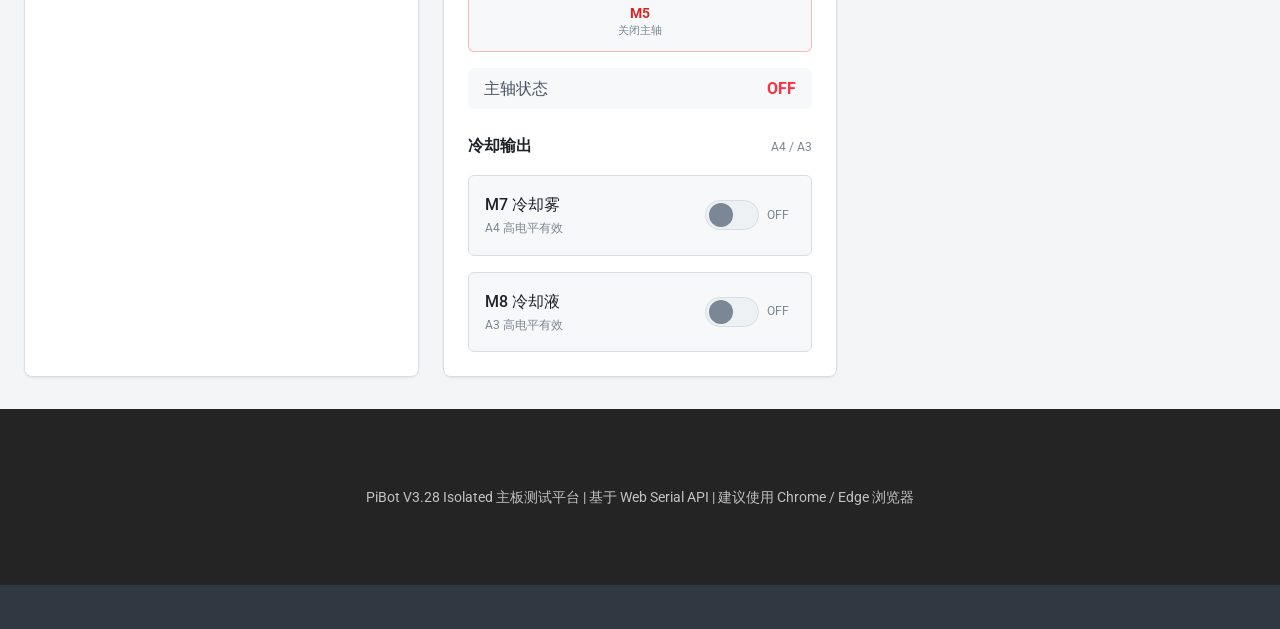
<file: zh-cn.html>
<!DOCTYPE html>
<html lang="zh-CN">
<head>
    <meta charset="UTF-8">
    <meta name="viewport" content="width=device-width, initial-scale=1.0">
    <title>PiBot V3.28 Isolated 固件下载与测试平台</title>
    <link rel="icon" type="image/png" href="assets/brand/pibot-ico-100x100.png">
    <link rel="stylesheet" href="css/style.css?v=20260609-i18n1">
    <link href="https://fonts.googleapis.com/css2?family=Orbitron:wght@400;500;700&family=Roboto:wght@300;400;500;700&display=swap" rel="stylesheet">
</head>
<body>
    <div class="app-container">
        <!-- 头部 -->
        <header class="main-header">
            <div class="header-content">
                <div class="logo">
                    <div class="logo-icon">
                        <img src="assets/brand/pibot-ico-100x100.png" alt="PiBot">
                    </div>
                    <div class="logo-text">
                        <img class="brand-logo" src="assets/brand/pibot-logo-265x67.png" alt="PiBot Electronics Store">
                        <span>PiBot V3.28 Isolated 固件下载与硬件测试平台</span>
                    </div>
                </div>
                <div class="connection-status" id="connectionStatus">
                    <span class="status-dot"></span>
                    <span class="status-text">未连接</span>
                </div>
                <nav class="language-switch" aria-label="语言">
                    <a href="index.html">EN</a>
                    <a href="zh-cn.html" class="active">中文</a>
                </nav>
            </div>
        </header>

        <!-- 主内容区 -->
        <main class="main-content">
            <!-- 固件下载区域 -->
            <section class="section firmware-section">
                <div class="section-header">
                    <div class="section-icon" aria-hidden="true">
                        <svg viewBox="0 0 24 24" fill="none" stroke="currentColor" stroke-width="2">
                            <path d="M4 4h13l3 3v13H4z"/>
                            <path d="M8 4v6h8V4"/>
                            <path d="M8 17h8"/>
                        </svg>
                    </div>
                    <h2>固件下载</h2>
                    <p class="section-desc">选择适合您的固件版本进行下载</p>
                </div>
                
                <div class="firmware-cards">
                    <!-- 原版固件 -->
                    <div class="firmware-card">
                        <div class="card-badge official">官方原版</div>
                        <div class="card-header">
                            <div class="card-icon">
                                <svg viewBox="0 0 24 24" fill="none" stroke="currentColor" stroke-width="2">
                                    <path d="M14 2H6a2 2 0 00-2 2v16a2 2 0 002 2h12a2 2 0 002-2V8z"/>
                                    <polyline points="14 2 14 8 20 8"/>
                                </svg>
                            </div>
                            <h3>GRBL v1.1h</h3>
                            <span class="version">标准版本</span>
                        </div>
                        <div class="card-body">
                            <ul class="feature-list">
                                <li>✓ 标准GRBL 1.1h功能</li>
                                <li>✓ 默认引脚配置</li>
                                <li>✓ 支持Spindle_Direction</li>
                            </ul>
                            <div class="pin-config">
                                <h4>默认引脚配置：</h4>
                                <div class="pin-item">
                                    <span class="pin-name">Spindle PWM</span>
                                    <span class="pin-value">D11</span>
                                </div>
                                <div class="pin-item">
                                    <span class="pin-name">Spindle Direction</span>
                                    <span class="pin-value">D13</span>
                                </div>
                                <div class="pin-item">
                                    <span class="pin-name">Coolant Mist (M7)</span>
                                    <span class="pin-value">默认未启用</span>
                                </div>
                                <div class="pin-item">
                                    <span class="pin-name">Coolant Flood (M8)</span>
                                    <span class="pin-value">A3</span>
                                </div>
                            </div>
                        </div>
                        <div class="card-footer">
                            <button class="btn btn-download" onclick="downloadFirmware('official')">
                                <svg viewBox="0 0 24 24" fill="none" stroke="currentColor" stroke-width="2">
                                    <path d="M21 15v4a2 2 0 01-2 2H5a2 2 0 01-2-2v-4"/>
                                    <polyline points="7 10 12 15 17 10"/>
                                    <line x1="12" y1="15" x2="12" y2="3"/>
                                </svg>
                                下载固件
                            </button>
                            <button class="btn btn-program" onclick="programFirmware('official')">
                                <svg viewBox="0 0 24 24" fill="none" stroke="currentColor" stroke-width="2">
                                    <path d="M12 2a10 10 0 1010 10A10 10 0 0012 2zm0 18a8 8 0 118-8 8 8 0 01-8 8z"/>
                                    <path d="M12 6v6l4 2"/>
                                </svg>
                                烧录到主板
                            </button>
                        </div>
                    </div>

                    <!-- 定制版固件 -->
                    <div class="firmware-card custom">
                        <div class="card-badge custom">定制版本</div>
                        <div class="card-header">
                            <div class="card-icon">
                                <svg viewBox="0 0 24 24" fill="none" stroke="currentColor" stroke-width="2">
                                    <path d="M12 2L2 7l10 5 10-5-10-5z"/>
                                    <path d="M2 17l10 5 10-5"/>
                                    <path d="M2 12l10 5 10-5"/>
                                </svg>
                            </div>
                            <h3>GRBL v1.1h Custom</h3>
                            <span class="version">PiBot V3.28 Isolated 专用</span>
                        </div>
                        <div class="card-body">
                            <ul class="feature-list">
                                <li>✓ 基于GRBL 1.1h定制</li>
                                <li>✓ 优化引脚分配</li>
                                <li>✓ 支持Spindle_Enable 及 Cool_Mist</li>
                            </ul>
                            <div class="pin-config highlight">
                                <h4>定制引脚配置：</h4>
                                <div class="pin-item modified">
                                    <span class="pin-name">Spindle PWM</span>
                                    <span class="pin-value">D11</span>
                                   <span class="pin-unchanged">(不变)</span>
                                </div>
                                <div class="pin-item modified">
                                    <span class="pin-name">Spindle Enable</span>
                                    <span class="pin-value">D13</span> 
                                    <span class="pin-change">← M3/M4 OPEN</span>
                                </div>
                                <div class="pin-item">
                                    <span class="pin-name">Coolant Mist (M7)</span>
                                    <span class="pin-value">A4</span>
                                    <span class="pin-change">← M7 OPEN</span>
                                </div>
                                <div class="pin-item">
                                    <span class="pin-name">Coolant Flood (M8)</span>
                                    <span class="pin-value">A3</span>
                                    <span class="pin-unchanged">(不变)</span>
                                </div>
                            </div>
                        </div>
                        <div class="card-footer">
                            <button class="btn btn-download btn-primary" onclick="downloadFirmware('custom')">
                                <svg viewBox="0 0 24 24" fill="none" stroke="currentColor" stroke-width="2">
                                    <path d="M21 15v4a2 2 0 01-2 2H5a2 2 0 01-2-2v-4"/>
                                    <polyline points="7 10 12 15 17 10"/>
                                    <line x1="12" y1="15" x2="12" y2="3"/>
                                </svg>
                                下载固件
                            </button>
                            <button class="btn btn-program btn-primary" onclick="programFirmware('custom')">
                                <svg viewBox="0 0 24 24" fill="none" stroke="currentColor" stroke-width="2">
                                    <path d="M12 2a10 10 0 1010 10A10 10 0 0012 2zm0 18a8 8 0 118-8 8 8 0 01-8 8z"/>
                                    <path d="M12 6v6l4 2"/>
                                </svg>
                                烧录到主板
                            </button>
                        </div>
                    </div>
                </div>

            <!-- 烧录进度区域 -->
            <div class="program-section" id="programSection" style="display:none;">
                <div class="section-header">
                    <div class="section-icon" aria-hidden="true">
                        <svg viewBox="0 0 24 24" fill="none" stroke="currentColor" stroke-width="2">
                            <path d="M12 3v8"/>
                            <path d="M8 7h8"/>
                            <path d="M6 13h12v7H6z"/>
                        </svg>
                    </div>
                    <h2>固件烧录</h2>
                    <p class="section-desc">通过串口直接烧录固件到主板</p>
                </div>
                <div class="program-panel">
                    <div class="program-info">
                        <span class="program-name" id="programName">--</span>
                        <span class="program-stage" id="programStage">准备中...</span>
                    </div>
                    <div class="progress-bar">
                        <div class="progress-fill" id="progressFill" style="width:0%"></div>
                    </div>
                    <div class="program-actions">
                        <button class="btn btn-cancel" onclick="cancelProgram()">取消</button>
                    </div>
                </div>
            </div>


                <div class="firmware-note">
                    <div class="note-icon">i</div>
                    <div class="note-content">
                        <p><strong>说明：</strong>定制版固件针对 PiBot V3.28 Isolated 硬件设计进行了引脚优化。如需自行编译，请修改 GRBL 源码中的 <code>config.h</code>。</p>
                        <p class="note-detail">所有输出均为高电平有效。输入低电平有效包含：X/Y/Z限位、对刀探针、急停(Abort)、恢复(Resume)、保持(Hold)。用跳帽短接Signal和GND可以测试触发。</p>
                        <p class="note-detail driver-note">
                            <strong>CH340驱动：</strong>如果浏览器连接时看不到串口，请先安装CH340/CH341串口驱动。
                            <a href="https://www.wch-ic.com/downloads/CH341SER.ZIP.html" target="_blank" rel="noopener noreferrer">官方下载</a>
                            <a href="CH341SER.zip" download>本地下载</a>
                        </p>
                    </div>
                </div>
            </section>

            <!-- 串口连接区域 -->
            <section class="section connect-section">
                <div class="section-header">
                    <div class="section-icon" aria-hidden="true">
                        <svg viewBox="0 0 24 24" fill="none" stroke="currentColor" stroke-width="2">
                            <path d="M8 3v5"/>
                            <path d="M16 3v5"/>
                            <path d="M6 8h12v5a6 6 0 01-12 0z"/>
                            <path d="M12 19v2"/>
                        </svg>
                    </div>
                    <h2>串口连接</h2>
                    <p class="section-desc">连接主板进行实时测试与监控</p>
                </div>

                <div class="serial-notice" id="serialNotice">
                    <span class="serial-notice-label">串口提示</span>
                    <span class="serial-notice-text">请选择串口连接主板。</span>
                </div>
                
                <div class="connect-panel">
                    <div class="connect-row">
                        <button class="btn btn-connect" id="connectBtn" type="button">
                            <svg viewBox="0 0 24 24" fill="none" stroke="currentColor" stroke-width="2">
                                <path d="M5 12h14M12 5l7 7-7 7"/>
                            </svg>
                            <span>连接设备</span>
                        </button>
                        <div class="port-info" id="portInfo">
                            <span class="no-port">未选择串口</span>
                        </div>
                        <div class="baud-rate">
                            <label>波特率：</label>
                            <select id="baudRate">
                                <option value="115200" selected>115200</option>
                                <option value="57600">57600</option>
                                <option value="38400">38400</option>
                                <option value="19200">19200</option>
                                <option value="9600">9600</option>
                            </select>
                        </div>
                    </div>
                </div>
            </section>

            <!-- 终端 -->
            <div class="terminal-panel">
                <div class="terminal-header">
                    <h3>串口终端</h3>
                    <div class="terminal-actions">
                        <button class="term-btn" onclick="clearTerminal()">清空</button>
                        <button class="term-btn" onclick="sendCommand('$$')">查看参数</button>
                        <button class="term-btn" onclick="sendCommand('$I')">查看信息</button>
                        <button class="term-btn" onclick="sendCommand('?')">查询状态</button>
                    </div>
                </div>
                <div class="terminal-body">
                    <div class="terminal-output" id="terminalOutput"></div>
                </div>
                <div class="terminal-input">
                    <input type="text" id="commandInput" placeholder="输入G代码或GRBL命令..." 
                           onkeypress="if(event.key==='Enter')sendManualCommand()">
                    <button class="btn btn-send" onclick="sendManualCommand()">发送</button>
                </div>
            </div>

            <!-- 测试监控区域 -->
            <section class="section test-section" id="testSection">
                <div class="section-header">
                    <div class="section-icon" aria-hidden="true">
                        <svg viewBox="0 0 24 24" fill="none" stroke="currentColor" stroke-width="2">
                            <path d="M6 3h12"/>
                            <path d="M9 3v5l-5 9a3 3 0 002.6 4.5h8.8A3 3 0 0018 17L13 8V3"/>
                            <path d="M7 16h10"/>
                        </svg>
                    </div>
                    <h2>硬件测试</h2>
                    <p class="section-desc">实时监控主板输入状态与系统信息</p>
                </div>

                <div class="test-grid">
                    <!-- 系统状态 -->
                    <div class="test-panel status-panel">
                        <div class="panel-header">
                            <h3>系统状态</h3>
                            <div class="live-indicator" id="liveIndicator">
                                <span class="live-dot"></span>
                                <span>实时</span>
                            </div>
                        </div>
                        <div class="panel-body">
                            <div class="status-display">
                                <div class="status-item">
                                    <span class="status-label">状态</span>
                                    <span class="status-value" id="grblState">--</span>
                                </div>
                                <div class="status-item">
                                    <span class="status-label">工作模式</span>
                                    <span class="status-value" id="workMode">--</span>
                                </div>
                                <div class="status-item">
                                    <span class="status-label">主轴转速</span>
                                    <span class="status-value" id="spindleSpeed">--</span>
                                </div>
                                <div class="status-item">
                                    <span class="status-label">冷却状态</span>
                                    <span class="status-value" id="coolantState">--</span>
                                </div>
                            </div>
                        </div>
                    </div>

                    <!-- 限位开关 -->
                    <div class="test-panel limits-panel">
                        <div class="panel-header">
                            <h3>限位开关</h3>
                            <span class="panel-subtitle">Limit Switches</span>
                        </div>
                        <div class="panel-body">
                            <div class="input-grid">
                                <div class="input-item" id="limitX">
                                    <div class="input-icon">
                                        <span class="axis-label">X</span>
                                    </div>
                                    <div class="input-info">
                                        <span class="input-name">X轴限位</span>
                                        <span class="input-state">未触发</span>
                                    </div>
                                    <div class="input-led"></div>
                                </div>
                                <div class="input-item" id="limitY">
                                    <div class="input-icon">
                                        <span class="axis-label">Y</span>
                                    </div>
                                    <div class="input-info">
                                        <span class="input-name">Y轴限位</span>
                                        <span class="input-state">未触发</span>
                                    </div>
                                    <div class="input-led"></div>
                                </div>
                                <div class="input-item" id="limitZ">
                                    <div class="input-icon">
                                        <span class="axis-label">Z</span>
                                    </div>
                                    <div class="input-info">
                                        <span class="input-name">Z轴限位</span>
                                        <span class="input-state">未触发</span>
                                    </div>
                                    <div class="input-led"></div>
                                </div>
                                <div class="input-item" id="probeInput">
                                    <div class="input-icon probe">
                                        <svg viewBox="0 0 24 24" fill="none" stroke="currentColor" stroke-width="2">
                                            <circle cx="12" cy="12" r="3"/>
                                            <path d="M12 2v4M12 18v4M2 12h4M18 12h4"/>
                                        </svg>
                                    </div>
                                    <div class="input-info">
                                        <span class="input-name">对刀探针</span>
                                        <span class="input-state">未触发</span>
                                    </div>
                                    <div class="input-led"></div>
                                </div>
                            </div>
                        </div>
                    </div>

                    <!-- 探针与功能输入 -->
                    <div class="test-panel inputs-panel">
                        <div class="panel-header">
                            <h3>按钮输入</h3>
                            <span class="panel-subtitle">Button Inputs</span>
                        </div>
                        <div class="panel-body">
                            <div class="input-grid">
                                <div class="input-item warning" id="abortInput">
                                    <div class="input-icon abort">
                                        <svg viewBox="0 0 24 24" fill="none" stroke="currentColor" stroke-width="2">
                                            <circle cx="12" cy="12" r="10"/>
                                            <line x1="15" y1="9" x2="9" y2="15"/>
                                            <line x1="9" y1="9" x2="15" y2="15"/>
                                        </svg>
                                    </div>
                                    <div class="input-info">
                                        <span class="input-name">复位 / Abort</span>
                                        <span class="input-state">正常</span>
                                    </div>
                                    <div class="input-led"></div>
                                </div>
                                <div class="input-item" id="holdInput">
                                    <div class="input-icon hold">
                                        <svg viewBox="0 0 24 24" fill="none" stroke="currentColor" stroke-width="2">
                                            <rect x="6" y="4" width="4" height="16"/>
                                            <rect x="14" y="4" width="4" height="16"/>
                                        </svg>
                                    </div>
                                    <div class="input-info">
                                        <span class="input-name">保持 / Hold</span>
                                        <span class="input-state">未触发</span>
                                    </div>
                                    <div class="input-led"></div>
                                </div>
                                <div class="input-item" id="resumeInput">
                                    <div class="input-icon resume">
                                        <svg viewBox="0 0 24 24" fill="none" stroke="currentColor" stroke-width="2">
                                            <polygon points="5 3 19 12 5 21 5 3"/>
                                        </svg>
                                    </div>
                                    <div class="input-info">
                                        <span class="input-name">启动 / Resume</span>
                                        <span class="input-state">未触发</span>
                                    </div>
                                    <div class="input-led"></div>
                                </div>
                            </div>
                        </div>
                    </div>

                    <!-- 坐标显示 -->
                    <div class="test-panel coords-panel">
                        <div class="panel-header">
                            <h3>坐标位置</h3>
                            <span class="panel-subtitle">Machine / Work Position</span>
                        </div>
                        <div class="panel-body">
                            <div class="coords-display">
                                <div class="coord-row">
                                    <span class="coord-axis x">X</span>
                                    <div class="coord-values">
                                        <div class="coord-machine">
                                            <span class="coord-label">机床</span>
                                            <span class="coord-value" id="mx">0.000</span>
                                        </div>
                                        <div class="coord-work">
                                            <span class="coord-label">工件</span>
                                            <span class="coord-value" id="wx">0.000</span>
                                        </div>
                                    </div>
                                </div>
                                <div class="coord-row">
                                    <span class="coord-axis y">Y</span>
                                    <div class="coord-values">
                                        <div class="coord-machine">
                                            <span class="coord-label">机床</span>
                                            <span class="coord-value" id="my">0.000</span>
                                        </div>
                                        <div class="coord-work">
                                            <span class="coord-label">工件</span>
                                            <span class="coord-value" id="wy">0.000</span>
                                        </div>
                                    </div>
                                </div>
                                <div class="coord-row">
                                    <span class="coord-axis z">Z</span>
                                    <div class="coord-values">
                                        <div class="coord-machine">
                                            <span class="coord-label">机床</span>
                                            <span class="coord-value" id="mz">0.000</span>
                                        </div>
                                        <div class="coord-work">
                                            <span class="coord-label">工件</span>
                                            <span class="coord-value" id="wz">0.000</span>
                                        </div>
                                    </div>
                                </div>
                            </div>
                        </div>
                    </div>

                    <!-- XYZ Jog 控制 -->
                    <div class="test-panel jog-panel">
                        <div class="panel-header">
                            <h3>步进控制</h3>
                            <span class="panel-subtitle">Jog Control</span>
                        </div>
                        <div class="panel-body">
                            <div class="jog-settings">
                                <div class="jog-setting">
                                    <label>步进距离</label>
                                    <div class="jog-steps">
                                        <button class="step-btn active" data-step="0.1" onclick="setJogStep(0.1)">0.1</button>
                                        <button class="step-btn" data-step="1" onclick="setJogStep(1)">1</button>
                                        <button class="step-btn" data-step="10" onclick="setJogStep(10)">10</button>
                                        <button class="step-btn" data-step="100" onclick="setJogStep(100)">100</button>
                                    </div>
                                </div>
                                <div class="jog-setting">
                                    <label>速度 (mm/min)</label>
                                    <input type="number" id="jogFeedrate" value="1000" min="10" max="10000">
                                </div>
                            </div>
                            <div class="jog-pad">
                                <div class="jog-row">
                                    <div class="jog-empty"></div>
                                    <button class="jog-btn" id="jogYplus" onmousedown="startJog('Y',1)" onmouseup="stopJog()" onmouseleave="stopJog()" ontouchstart="startJog('Y',1)" ontouchend="stopJog()">
                                        <svg viewBox="0 0 24 24" fill="none" stroke="currentColor" stroke-width="2"><path d="M12 19V5M5 12l7-7 7 7"/></svg>
                                        <span class="axis-label y">Y+</span>
                                    </button>
                                    <div class="jog-empty"></div>
                                </div>
                                <div class="jog-row">
                                    <button class="jog-btn" id="jogXminus" onmousedown="startJog('X',-1)" onmouseup="stopJog()" onmouseleave="stopJog()" ontouchstart="startJog('X',-1)" ontouchend="stopJog()">
                                        <svg viewBox="0 0 24 24" fill="none" stroke="currentColor" stroke-width="2"><path d="M19 12H5M12 19l-7-7 7-7"/></svg>
                                        <span class="axis-label x">X-</span>
                                    </button>
                                    <button class="jog-btn jog-home" onclick="sendCommand('$H')">
                                        <svg viewBox="0 0 24 24" fill="none" stroke="currentColor" stroke-width="2"><path d="M3 9l9-7 9 7v11a2 2 0 01-2 2H5a2 2 0 01-2-2z"/><polyline points="9 22 9 12 15 12 15 22"/></svg>
                                        <span>回零</span>
                                    </button>
                                    <button class="jog-btn" id="jogXplus" onmousedown="startJog('X',1)" onmouseup="stopJog()" onmouseleave="stopJog()" ontouchstart="startJog('X',1)" ontouchend="stopJog()">
                                        <svg viewBox="0 0 24 24" fill="none" stroke="currentColor" stroke-width="2"><path d="M5 12h14M12 5l7 7-7 7"/></svg>
                                        <span class="axis-label x">X+</span>
                                    </button>
                                </div>
                                <div class="jog-row">
                                    <div class="jog-empty"></div>
                                    <button class="jog-btn" id="jogYminus" onmousedown="startJog('Y',-1)" onmouseup="stopJog()" onmouseleave="stopJog()" ontouchstart="startJog('Y',-1)" ontouchend="stopJog()">
                                        <svg viewBox="0 0 24 24" fill="none" stroke="currentColor" stroke-width="2"><path d="M12 5v14M19 12l-7 7-7-7"/></svg>
                                        <span class="axis-label y">Y-</span>
                                    </button>
                                    <div class="jog-empty"></div>
                                </div>
                                <div class="jog-row z-row">
                                    <button class="jog-btn z-btn" id="jogZplus" onmousedown="startJog('Z',1)" onmouseup="stopJog()" onmouseleave="stopJog()" ontouchstart="startJog('Z',1)" ontouchend="stopJog()">
                                        <svg viewBox="0 0 24 24" fill="none" stroke="currentColor" stroke-width="2"><path d="M12 5v14M19 12l-7 7-7-7"/></svg>
                                        <span class="axis-label z">Z+</span>
                                    </button>
                                    <button class="jog-btn z-btn" id="jogZminus" onmousedown="startJog('Z',-1)" onmouseup="stopJog()" onmouseleave="stopJog()" ontouchstart="startJog('Z',-1)" ontouchend="stopJog()">
                                        <svg viewBox="0 0 24 24" fill="none" stroke="currentColor" stroke-width="2"><path d="M12 19V5M5 12l7 7 7-7"/></svg>
                                        <span class="axis-label z">Z-</span>
                                    </button>
                                </div>
                            </div>
                        </div>
                    </div>

                    <!-- XYZ 信号灯测试 -->
                    <div class="test-panel signal-panel">
                        <div class="panel-header">
                            <h3>XYZ 信号测试</h3>
                            <span class="panel-subtitle">EN / DIR / CLK</span>
                        </div>
                        <div class="panel-body">
                            <div class="signal-settings">
                                <div class="signal-setting">
                                    <label>单次距离 (mm)</label>
                                    <input type="number" id="signalStep" value="1" min="0.01" max="100" step="0.01">
                                </div>
                                <div class="signal-setting">
                                    <label>速度 (mm/min)</label>
                                    <input type="number" id="signalFeedrate" value="300" min="10" max="5000" step="10">
                                </div>
                                <div class="signal-setting">
                                    <label>往返次数 (times/per)</label>
                                    <input type="number" id="signalCycles" value="3" min="1" max="20" step="1">
                                </div>
                            </div>
                            <div class="signal-buttons">
                                <button class="signal-btn axis-x" onclick="runSignalTest('X')">
                                    <span>X</span>
                                    <small>DIR/CLK</small>
                                </button>
                                <button class="signal-btn axis-y" onclick="runSignalTest('Y')">
                                    <span>Y</span>
                                    <small>DIR/CLK</small>
                                </button>
                                <button class="signal-btn axis-z" onclick="runSignalTest('Z')">
                                    <span>Z</span>
                                    <small>DIR/CLK</small>
                                </button>
                                <button class="signal-btn all" onclick="runAllSignalTest()">
                                    <span>ALL</span>
                                    <small>XYZ</small>
                                </button>
                            </div>
                            <div class="signal-hint">
                                <span class="signal-hint-row"><span class="signal-dot en"></span> EN 在运动时点亮</span>
                                <span class="signal-hint-row"><span class="signal-dot dir"></span> DIR 会随方向切换</span>
                                <span class="signal-hint-row"><span class="signal-dot clk"></span> CLK 会快速闪烁</span>
                            </div>
                        </div>
                    </div>

                    <!-- 手动控制 -->
                    <div class="test-panel control-panel">
                        <div class="panel-header">
                            <h3>手动控制</h3>
                            <span class="panel-subtitle">Manual Control</span>
                        </div>
                        <div class="panel-body">
                            <div class="control-buttons">
                                <button class="ctrl-btn" id="btnReset" onclick="sendCommand('$X')">
                                    <svg viewBox="0 0 24 24" fill="none" stroke="currentColor" stroke-width="2">
                                        <polyline points="1 4 1 10 7 10"/>
                                        <path d="M3.51 15a9 9 0 102.13-9.36L1 10"/>
                                    </svg>
                                    解锁
                                </button>
                                <button class="ctrl-btn" id="btnHome" onclick="sendCommand('$H')">
                                    <svg viewBox="0 0 24 24" fill="none" stroke="currentColor" stroke-width="2">
                                        <path d="M3 9l9-7 9 7v11a2 2 0 01-2 2H5a2 2 0 01-2-2z"/>
                                        <polyline points="9 22 9 12 15 12 15 22"/>
                                    </svg>
                                    回零
                                </button>
                                <button class="ctrl-btn" id="btnHold" onclick="sendCommand('!')">
                                    <svg viewBox="0 0 24 24" fill="none" stroke="currentColor" stroke-width="2">
                                        <rect x="6" y="4" width="4" height="16"/>
                                        <rect x="14" y="4" width="4" height="16"/>
                                    </svg>
                                    暂停
                                </button>
                                <button class="ctrl-btn" id="btnResume" onclick="sendCommand('~')">
                                    <svg viewBox="0 0 24 24" fill="none" stroke="currentColor" stroke-width="2">
                                        <polygon points="5 3 19 12 5 21 5 3"/>
                                    </svg>
                                    继续
                                </button>
                                <button class="ctrl-btn warning" id="btnResetGrbl" onclick="sendCommand('\x18')">
                                    <svg viewBox="0 0 24 24" fill="none" stroke="currentColor" stroke-width="2">
                                        <circle cx="12" cy="12" r="10"/>
                                        <line x1="15" y1="9" x2="9" y2="15"/>
                                        <line x1="9" y1="9" x2="15" y2="15"/>
                                    </svg>
                                    软复位
                                </button>
                                <button class="ctrl-btn" id="btnCheck" onclick="sendCommand('$C')">
                                    <svg viewBox="0 0 24 24" fill="none" stroke="currentColor" stroke-width="2">
                                        <polyline points="20 6 9 17 4 12"/>
                                    </svg>
                                    检查模式
                                </button>
                            </div>
                        </div>
                    </div>

                    <!-- 输出测试 -->
                    <div class="test-panel output-panel">
                        <div class="panel-header">
                            <h3>输出测试</h3>
                            <span class="panel-subtitle">Output Test</span>
                        </div>
                        <div class="panel-body">
                            <div class="output-control">
                                <div class="output-group spindle-group">
                                    <div class="output-group-title">
                                        <span>主轴输出</span>
                                        <small>D13 Enable / D11 PWM</small>
                                    </div>
                                    <div class="spindle-command-grid">
                                        <button class="spindle-command-btn" id="btnM3Full" onclick="sendOutputCommand('M3 S1000')">
                                            <span>M3 S1000</span>
                                            <small>正转最大</small>
                                        </button>
                                        <button class="spindle-command-btn" id="btnM3Half" onclick="sendOutputCommand('M3 S500')">
                                            <span>M3 S500</span>
                                            <small>正转半速</small>
                                        </button>
                                        <button class="spindle-command-btn" id="btnM4Full" onclick="sendOutputCommand('M4 S1000')">
                                            <span>M4 S1000</span>
                                            <small>反转最大</small>
                                        </button>
                                        <button class="spindle-command-btn" id="btnM4Half" onclick="sendOutputCommand('M4 S500')">
                                            <span>M4 S500</span>
                                            <small>反转半速</small>
                                        </button>
                                        <button class="spindle-command-btn stop" id="btnM5" onclick="sendOutputCommand('M5')">
                                            <span>M5</span>
                                            <small>关闭主轴</small>
                                        </button>
                                    </div>
                                    <div class="output-state-row">
                                        <span>主轴状态</span>
                                        <strong id="spindleState">OFF</strong>
                                    </div>
                                </div>

                                <div class="output-group coolant-group">
                                    <div class="output-group-title">
                                        <span>冷却输出</span>
                                        <small>A4 / A3</small>
                                    </div>
                                    <div class="coolant-switch-row">
                                        <div class="coolant-switch-info">
                                            <span>M7 冷却雾</span>
                                            <small>A4 高电平有效</small>
                                        </div>
                                        <label class="toggle-switch" title="M7 开 / M9 关">
                                            <input type="checkbox" id="mistToggle" onchange="setCoolantOutput('mist', this.checked)">
                                            <span class="toggle-track"><span class="toggle-thumb"></span></span>
                                            <em id="mistState">OFF</em>
                                        </label>
                                    </div>
                                    <div class="coolant-switch-row">
                                        <div class="coolant-switch-info">
                                            <span>M8 冷却液</span>
                                            <small>A3 高电平有效</small>
                                        </div>
                                        <label class="toggle-switch" title="M8 开 / M9 关">
                                            <input type="checkbox" id="floodToggle" onchange="setCoolantOutput('flood', this.checked)">
                                            <span class="toggle-track"><span class="toggle-thumb"></span></span>
                                            <em id="floodState">OFF</em>
                                        </label>
                                    </div>
                                </div>
                            </div>
                        </div>
                    </div>
                </div>

            </section>
        </main>

        <!-- 页脚 -->
        <footer class="main-footer">
            <p>PiBot V3.28 Isolated 主板测试平台 | 基于 Web Serial API | 建议使用 Chrome / Edge 浏览器</p>
        </footer>
    </div>

    <!-- 固件说明模态框 -->
    <div class="modal" id="firmwareModal">
        <div class="modal-content">
            <div class="modal-header">
                <h3 id="modalTitle">固件说明</h3>
                <button class="modal-close" onclick="closeModal()">&times;</button>
            </div>
            <div class="modal-body" id="modalBody">
                <!-- 动态内容 -->
            </div>
            <div class="modal-footer">
                <button class="btn" onclick="closeModal()">关闭</button>
            </div>
        </div>
    </div>

    <script src="js/app.js?v=20260609-i18n1"></script>
</body>
</html>
</file>
<file: css/style.css>
/* ===== 基础重置与变量 ===== */
*, *::before, *::after {
    margin: 0;
    padding: 0;
    box-sizing: border-box;
}

:root {
    /* PiBot 品牌色 */
    --primary: #e50019;
    --primary-dark: #b80014;
    --primary-light: #ff2f42;
    --primary-glow: rgba(229, 0, 25, 0.22);
    
    /* 功能色 */
    --success: #059669;
    --success-glow: rgba(5, 150, 105, 0.22);
    --warning: #d97706;
    --warning-glow: rgba(217, 119, 6, 0.22);
    --danger: #dc2626;
    --danger-glow: rgba(220, 38, 38, 0.24);
    --info: #303942;
    
    /* 背景色 */
    --bg-primary: #f4f5f7;
    --bg-secondary: #ffffff;
    --bg-tertiary: #eef1f4;
    --bg-card: rgba(255, 255, 255, 0.96);
    --bg-panel: #f7f8fa;
    --brand-dark: #303942;
    --brand-black: #242424;
    
    /* 文字色 */
    --text-primary: #1f2328;
    --text-secondary: #4b5563;
    --text-muted: #7b8794;
    
    /* 边框 */
    --border-color: #d9dde3;
    --border-light: #b9c0c9;
    
    /* 间距 */
    --space-xs: 0.25rem;
    --space-sm: 0.5rem;
    --space-md: 1rem;
    --space-lg: 1.5rem;
    --space-xl: 2rem;
    
    /* 圆角 */
    --radius-sm: 4px;
    --radius-md: 6px;
    --radius-lg: 8px;
    
    /* 字体 */
    --font-display: 'Roboto', -apple-system, sans-serif;
    --font-body: 'Roboto', -apple-system, sans-serif;
    
    /* 阴影 */
    --shadow-sm: 0 1px 2px rgba(15, 23, 42, 0.08);
    --shadow-md: 0 8px 20px rgba(15, 23, 42, 0.08);
    --shadow-lg: 0 18px 38px rgba(15, 23, 42, 0.12);
    --shadow-glow: 0 0 20px var(--primary-glow);
}

html {
    font-size: 16px;
}

body {
    font-family: var(--font-body);
    background: var(--bg-primary);
    color: var(--text-primary);
    min-height: 100vh;
    line-height: 1.6;
    overflow-x: hidden;
}

/* 背景网格效果 */
body::before {
    content: '';
    position: fixed;
    top: 0;
    left: 0;
    width: 100%;
    height: 100%;
    background-image: 
        linear-gradient(rgba(48, 57, 66, 0.045) 1px, transparent 1px),
        linear-gradient(90deg, rgba(48, 57, 66, 0.045) 1px, transparent 1px);
    background-size: 40px 40px;
    pointer-events: none;
    z-index: 0;
}

/* ===== 布局 ===== */
.app-container {
    position: relative;
    z-index: 1;
    max-width: 1400px;
    margin: 0 auto;
    padding: 10px var(--space-lg) 0;
}

/* ===== 头部 ===== */
.main-header {
    margin-bottom: var(--space-xl);
    padding: var(--space-md) var(--space-lg);
    background: linear-gradient(135deg, var(--brand-black), #101010);
    border: 1px solid rgba(255, 255, 255, 0.12);
    border-bottom: 4px solid var(--primary);
    border-radius: var(--radius-lg);
    box-shadow: 0 16px 35px rgba(0, 0, 0, 0.18);
}

.header-content {
    display: flex;
    justify-content: space-between;
    align-items: center;
    flex-wrap: wrap;
    gap: var(--space-md);
}

.logo {
    display: flex;
    align-items: center;
    gap: var(--space-md);
}

.logo-icon {
    width: 46px;
    height: 46px;
    background: #3f3f3f;
    border: 1px solid rgba(255, 255, 255, 0.16);
    border-radius: var(--radius-sm);
    display: flex;
    align-items: center;
    justify-content: center;
    overflow: hidden;
    box-shadow: inset 0 0 0 1px rgba(0, 0, 0, 0.35);
}

.logo-icon img {
    width: 100%;
    height: 100%;
    object-fit: cover;
    display: block;
}

.brand-logo {
    display: block;
    width: 180px;
    height: auto;
    margin-bottom: 2px;
}

.logo-text span {
    display: block;
    font-size: 0.8125rem;
    color: rgba(255, 255, 255, 0.72);
}

.connection-status {
    display: flex;
    align-items: center;
    gap: var(--space-sm);
    padding: var(--space-sm) var(--space-md);
    background: rgba(255, 255, 255, 0.08);
    border: 1px solid rgba(255, 255, 255, 0.13);
    border-radius: var(--radius-sm);
    font-size: 0.875rem;
    color: rgba(255, 255, 255, 0.82);
}

.language-switch {
    display: inline-flex;
    align-items: center;
    gap: 2px;
    padding: 3px;
    background: rgba(255, 255, 255, 0.08);
    border: 1px solid rgba(255, 255, 255, 0.13);
    border-radius: var(--radius-sm);
}

.language-switch a {
    min-width: 42px;
    padding: 5px 9px;
    border-radius: 3px;
    color: rgba(255, 255, 255, 0.72);
    font-size: 0.8125rem;
    font-weight: 700;
    text-align: center;
    text-decoration: none;
}

.language-switch a:hover,
.language-switch a.active {
    background: var(--primary);
    color: white;
}

.status-dot {
    width: 10px;
    height: 10px;
    border-radius: 50%;
    background: var(--danger);
    box-shadow: 0 0 8px var(--danger-glow);
    transition: all 0.3s ease;
}

.connection-status.connected .status-dot {
    background: var(--success);
    box-shadow: 0 0 8px var(--success-glow);
    animation: pulse 2s infinite;
}

@keyframes pulse {
    0%, 100% { opacity: 1; }
    50% { opacity: 0.5; }
}

/* ===== 区块 ===== */
.section {
    margin-bottom: 28px;
}

.section-header {
    margin-bottom: 18px;
    text-align: left;
    display: grid;
    grid-template-columns: auto 1fr;
    align-items: center;
    column-gap: 12px;
    row-gap: 2px;
}

.section-icon {
    width: 34px;
    height: 34px;
    display: inline-flex;
    align-items: center;
    justify-content: center;
    background: var(--brand-black);
    border-bottom: 3px solid var(--primary);
    border-radius: var(--radius-sm);
    color: white;
    font-size: 1rem;
    margin-bottom: 0;
}

.section-icon svg {
    width: 19px;
    height: 19px;
}

.section-header h2 {
    font-family: var(--font-display);
    font-size: 1.45rem;
    margin-bottom: 0;
    color: var(--text-primary);
    font-weight: 800;
}

.section-desc {
    grid-column: 2;
    color: var(--text-secondary);
    font-size: 0.9375rem;
}

/* ===== 固件卡片 ===== */
.firmware-cards {
    display: grid;
    grid-template-columns: repeat(auto-fit, minmax(320px, 1fr));
    gap: var(--space-lg);
    margin-bottom: var(--space-lg);
}

.firmware-card {
    position: relative;
    background: var(--bg-card);
    border: 1px solid var(--border-color);
    border-radius: var(--radius-lg);
    overflow: hidden;
    transition: all 0.3s ease;
    display: flex;
    flex-direction: column;
}

.firmware-card:hover {
    border-color: var(--border-light);
    transform: translateY(-4px);
    box-shadow: var(--shadow-lg);
}

.firmware-card.custom {
    border-color: var(--border-color);
    box-shadow: var(--shadow-sm);
}

.firmware-card.custom:hover {
    box-shadow: var(--shadow-lg);
}

.card-badge {
    position: absolute;
    top: var(--space-md);
    right: var(--space-md);
    padding: var(--space-xs) var(--space-sm);
    border-radius: var(--radius-sm);
    font-size: 0.75rem;
    font-weight: 600;
    text-transform: uppercase;
    letter-spacing: 0.5px;
}

.card-badge.official {
    background: var(--brand-dark);
    color: white;
}

.card-badge.custom {
    background: var(--primary);
    color: white;
}

.card-header {
    padding: 28px var(--space-lg) var(--space-md);
    text-align: center;
}

.card-icon {
    width: 58px;
    height: 58px;
    margin: 0 auto 18px;
    background: var(--brand-black);
    border-radius: var(--radius-md);
    display: flex;
    align-items: center;
    justify-content: center;
    color: white;
    box-shadow: inset 0 -4px 0 var(--primary);
}

.card-icon svg {
    width: 29px;
    height: 29px;
}

.card-header h3 {
    font-family: var(--font-display);
    font-size: 1.25rem;
    margin-bottom: var(--space-xs);
}

.version {
    font-size: 0.875rem;
    color: var(--text-secondary);
}

.card-body {
    flex: 1;
    padding: 0 var(--space-lg);
}

.feature-list {
    list-style: none;
    margin-bottom: 18px;
}

.feature-list li {
    padding: var(--space-xs) 0;
    color: var(--text-secondary);
    font-size: 0.9375rem;
}

.pin-config {
    background: var(--bg-panel);
    border: 1px solid var(--border-color);
    border-radius: var(--radius-md);
    padding: var(--space-md);
    margin-bottom: 18px;
}

.pin-config h4 {
    font-size: 0.875rem;
    color: var(--text-muted);
    margin-bottom: var(--space-sm);
    text-transform: uppercase;
    letter-spacing: 0.5px;
}

.pin-item {
    display: flex;
    align-items: center;
    justify-content: space-between;
    padding: var(--space-xs) 0;
    font-size: 0.9375rem;
}

.pin-name {
    color: var(--text-secondary);
}

.pin-value {
    font-family: var(--font-display);
    font-weight: 600;
    color: var(--primary);
    background: #ffffff;
    border: 1px solid var(--border-color);
    padding: var(--space-xs) var(--space-sm);
    border-radius: var(--radius-sm);
    font-size: 0.8125rem;
}

.pin-change {
    font-size: 0.75rem;
    color: var(--warning);
    margin-left: var(--space-sm);
}

.pin-unchanged {
    font-size: 0.75rem;
    color: var(--text-muted);
    margin-left: var(--space-sm);
}

.card-footer {
    padding: var(--space-md) var(--space-lg) var(--space-lg);
}

/* ===== 按钮 ===== */
.btn {
    display: inline-flex;
    align-items: center;
    justify-content: center;
    gap: var(--space-sm);
    padding: var(--space-sm) var(--space-lg);
    background: var(--bg-tertiary);
    color: var(--text-primary);
    border: 1px solid var(--border-color);
    border-radius: var(--radius-md);
    font-family: var(--font-body);
    font-size: 0.9375rem;
    font-weight: 500;
    cursor: pointer;
    transition: all 0.2s ease;
    width: 100%;
}

.btn:hover {
    background: #ffffff;
    border-color: var(--primary);
    color: var(--primary);
}

.btn:active {
    transform: scale(0.98);
}

.btn svg {
    width: 18px;
    height: 18px;
}

.btn-primary {
    background: var(--primary);
    border-color: transparent;
    color: white;
    box-shadow: 0 4px 14px var(--primary-glow);
}

.btn-primary:hover {
    background: var(--primary-dark);
    color: white;
    box-shadow: 0 6px 20px var(--primary-glow);
}

.btn-download {
    background: var(--primary);
    border-color: transparent;
    color: white;
    box-shadow: 0 4px 14px var(--primary-glow);
}

.btn-download:hover {
    background: var(--primary-dark);
    border-color: transparent;
    color: white;
    box-shadow: 0 6px 20px var(--primary-glow);
}

.btn-connect {
    background: var(--brand-black);
    border-color: transparent;
    color: white;
    width: auto;
    padding: var(--space-sm) var(--space-xl);
    box-shadow: inset 0 -3px 0 var(--primary), var(--shadow-sm);
}

.btn-connect:hover {
    background: #000000;
    color: white;
    box-shadow: inset 0 -3px 0 var(--primary), var(--shadow-md);
}

.btn-connect.connected {
    background: linear-gradient(135deg, var(--danger), #dc2626);
    box-shadow: 0 4px 14px var(--danger-glow);
}

.btn-connect.connected:hover {
    box-shadow: 0 6px 20px var(--danger-glow);
}

.btn-send {
    width: auto;
    background: var(--primary);
    border-color: transparent;
    color: white;
}

/* ===== 连接面板 ===== */
.serial-notice {
    display: flex;
    align-items: center;
    gap: var(--space-md);
    margin-bottom: var(--space-md);
    padding: var(--space-md) var(--space-lg);
    background: var(--bg-card);
    border: 1px solid var(--border-color);
    border-left: 5px solid var(--primary);
    border-radius: var(--radius-md);
    color: var(--text-secondary);
}

.serial-notice-label {
    flex-shrink: 0;
    font-weight: 700;
    color: var(--text-primary);
}

.serial-notice-text {
    line-height: 1.5;
}

.serial-notice.success {
    border-left-color: var(--success);
}

.serial-notice.warning {
    border-left-color: var(--warning);
}

.serial-notice.error {
    border-left-color: var(--danger);
}

.connect-panel {
    background: var(--bg-card);
    border: 1px solid var(--border-color);
    border-radius: var(--radius-lg);
    padding: var(--space-lg);
    box-shadow: var(--shadow-sm);
}

.connect-row {
    display: flex;
    align-items: center;
    gap: var(--space-lg);
    flex-wrap: wrap;
}

.port-info {
    display: flex;
    align-items: center;
    gap: var(--space-sm);
    color: var(--text-secondary);
    font-size: 0.9375rem;
}

.port-info .port-name {
    font-family: var(--font-display);
    color: var(--primary);
    background: #ffffff;
    border: 1px solid var(--border-color);
    padding: var(--space-xs) var(--space-sm);
    border-radius: var(--radius-sm);
    font-size: 0.875rem;
}

.baud-rate {
    display: flex;
    align-items: center;
    gap: var(--space-sm);
    margin-left: auto;
}

.baud-rate label {
    color: var(--text-secondary);
    font-size: 0.9375rem;
}

.baud-rate select {
    background: #ffffff;
    color: var(--text-primary);
    border: 1px solid var(--border-color);
    border-radius: var(--radius-sm);
    padding: var(--space-xs) var(--space-sm);
    font-family: var(--font-body);
    font-size: 0.9375rem;
    cursor: pointer;
}

/* ===== 测试网格 ===== */
.test-grid {
    display: grid;
    grid-template-columns: repeat(auto-fit, minmax(300px, 1fr));
    gap: var(--space-lg);
    margin-bottom: var(--space-lg);
}

.test-panel {
    background: var(--bg-card);
    border: 1px solid var(--border-color);
    border-radius: var(--radius-lg);
    overflow: hidden;
    transition: all 0.3s ease;
    box-shadow: var(--shadow-sm);
}

.test-panel:hover {
    border-color: var(--border-light);
}

.panel-header {
    display: flex;
    align-items: center;
    justify-content: space-between;
    padding: var(--space-md) var(--space-lg);
    background: var(--brand-black);
    border-bottom: 1px solid var(--border-color);
}

.panel-header h3 {
    font-family: var(--font-display);
    font-size: 1rem;
    color: white;
    font-weight: 800;
}

.panel-subtitle {
    font-size: 0.75rem;
    color: rgba(255, 255, 255, 0.48);
    text-transform: uppercase;
    letter-spacing: 0.5px;
}

.panel-body {
    padding: var(--space-lg);
}

/* 实时指示器 */
.live-indicator {
    display: flex;
    align-items: center;
    gap: var(--space-xs);
    font-size: 0.75rem;
    color: rgba(255, 255, 255, 0.58);
}

.live-dot {
    width: 8px;
    height: 8px;
    border-radius: 50%;
    background: var(--text-muted);
}

.live-indicator.active .live-dot {
    background: var(--success);
    box-shadow: 0 0 8px var(--success-glow);
    animation: blink 1s infinite;
}

@keyframes blink {
    0%, 100% { opacity: 1; }
    50% { opacity: 0.3; }
}

/* 状态显示 */
.status-display {
    display: grid;
    grid-template-columns: 1fr 1fr;
    gap: var(--space-md);
}

.status-item {
    display: flex;
    flex-direction: column;
    gap: var(--space-xs);
}

.status-label {
    font-size: 0.75rem;
    color: var(--text-muted);
    text-transform: uppercase;
    letter-spacing: 0.5px;
}

.status-value {
    font-family: var(--font-display);
    font-size: 1.125rem;
    font-weight: 600;
    color: var(--brand-black);
}

/* 输入项 */
.input-grid {
    display: flex;
    flex-direction: column;
    gap: var(--space-md);
}

.input-item {
    display: flex;
    align-items: center;
    gap: var(--space-md);
    padding: var(--space-md);
    background: var(--bg-panel);
    border-radius: var(--radius-md);
    border: 1px solid var(--border-color);
    transition: all 0.3s ease;
}

.input-item:hover {
    border-color: var(--border-light);
}

.input-item.active {
    border-color: var(--success);
    background: rgba(16, 185, 129, 0.1);
}

.input-item.active .input-led {
    background: var(--success);
    box-shadow: 0 0 12px var(--success-glow);
}

.input-item.active .input-state {
    color: var(--success);
}

.input-item.warning.active {
    border-color: var(--danger);
    background: rgba(239, 68, 68, 0.1);
}

.input-item.warning.active .input-led {
    background: var(--danger);
    box-shadow: 0 0 12px var(--danger-glow);
}

.input-item.warning.active .input-state {
    color: var(--danger);
}

.input-icon {
    width: 40px;
    height: 40px;
    background: var(--brand-black);
    border-radius: var(--radius-sm);
    display: flex;
    align-items: center;
    justify-content: center;
    flex-shrink: 0;
}

.input-icon .axis-label {
    font-family: var(--font-display);
    font-size: 1.125rem;
    font-weight: 700;
    color: white;
}

.input-icon svg {
    width: 20px;
    height: 20px;
    color: white;
}

.input-info {
    flex: 1;
    display: flex;
    flex-direction: column;
    gap: var(--space-xs);
}

.input-name {
    font-size: 0.9375rem;
    color: var(--text-primary);
}

.input-state {
    font-size: 0.8125rem;
    color: var(--text-muted);
    transition: color 0.3s ease;
}

.input-led {
    width: 14px;
    height: 14px;
    border-radius: 50%;
    background: var(--bg-tertiary);
    border: 2px solid var(--border-light);
    transition: all 0.3s ease;
    flex-shrink: 0;
}

/* 坐标显示 */
.coords-display {
    display: flex;
    flex-direction: column;
    gap: var(--space-md);
}

.coord-row {
    display: flex;
    align-items: center;
    gap: var(--space-md);
    padding: var(--space-sm) var(--space-md);
    background: var(--bg-panel);
    border-radius: var(--radius-md);
}

.coord-axis {
    width: 32px;
    height: 32px;
    border-radius: var(--radius-sm);
    display: flex;
    align-items: center;
    justify-content: center;
    font-family: var(--font-display);
    font-weight: 700;
    font-size: 0.875rem;
    flex-shrink: 0;
}

.coord-axis.x { background: rgba(239, 68, 68, 0.2); color: #fca5a5; }
.coord-axis.y { background: rgba(16, 185, 129, 0.2); color: #6ee7b7; }
.coord-axis.z { background: rgba(48, 57, 66, 0.14); color: var(--brand-dark); }

.coord-values {
    flex: 1;
    display: flex;
    justify-content: space-between;
    gap: var(--space-md);
}

.coord-machine, .coord-work {
    display: flex;
    flex-direction: column;
    align-items: flex-start;
}

.coord-label {
    font-size: 0.6875rem;
    color: var(--text-muted);
    text-transform: uppercase;
}

.coord-value {
    font-family: var(--font-display);
    font-size: 1rem;
    font-weight: 500;
    color: var(--text-primary);
}

/* 控制按钮 */
.control-buttons {
    display: grid;
    grid-template-columns: repeat(3, 1fr);
    gap: var(--space-sm);
}

.ctrl-btn {
    display: flex;
    flex-direction: column;
    align-items: center;
    gap: var(--space-xs);
    padding: var(--space-md) var(--space-sm);
    background: var(--bg-panel);
    border: 1px solid var(--border-color);
    border-radius: var(--radius-md);
    color: var(--text-secondary);
    font-family: var(--font-body);
    font-size: 0.8125rem;
    cursor: pointer;
    transition: all 0.2s ease;
}

.ctrl-btn:hover {
    background: var(--bg-tertiary);
    border-color: var(--border-light);
    color: var(--text-primary);
}

.ctrl-btn:active {
    transform: scale(0.95);
}

.ctrl-btn svg {
    width: 20px;
    height: 20px;
}

.ctrl-btn.warning {
    color: var(--danger);
    border-color: rgba(239, 68, 68, 0.3);
}

.ctrl-btn.warning:hover {
    background: rgba(239, 68, 68, 0.1);
    border-color: var(--danger);
}

/* 输出按钮 */
.output-buttons {
    display: flex;
    flex-direction: column;
    gap: var(--space-md);
}

.output-control {
    display: flex;
    flex-direction: column;
    gap: var(--space-lg);
}

.output-group {
    display: flex;
    flex-direction: column;
    gap: var(--space-md);
}

.output-group-title {
    display: flex;
    align-items: baseline;
    justify-content: space-between;
    gap: var(--space-sm);
}

.output-group-title span {
    color: var(--text-primary);
    font-weight: 600;
}

.output-group-title small {
    color: var(--text-muted);
    font-size: 0.75rem;
}

.spindle-command-grid {
    display: grid;
    grid-template-columns: repeat(2, minmax(0, 1fr));
    gap: var(--space-sm);
}

.spindle-command-btn {
    appearance: none;
    -webkit-appearance: none;
    min-height: 60px;
    width: 100%;
    display: flex;
    flex-direction: column;
    align-items: center;
    justify-content: center;
    gap: 2px;
    background: var(--bg-panel);
    border: 1px solid var(--border-color);
    border-radius: var(--radius-md);
    color: var(--text-secondary);
    cursor: pointer;
    transition: all 0.2s ease;
    font-family: var(--font-body);
    text-align: center;
}

.spindle-command-btn:hover {
    background: var(--bg-tertiary);
    border-color: var(--primary);
    color: var(--text-primary);
}

.spindle-command-btn:active {
    transform: scale(0.96);
}

.spindle-command-btn span {
    font-family: var(--font-display);
    font-size: 0.875rem;
    font-weight: 700;
    color: var(--primary-light);
}

.spindle-command-btn small {
    font-size: 0.6875rem;
    color: var(--text-muted);
    white-space: nowrap;
}

.spindle-command-btn.stop {
    grid-column: 1 / -1;
    border-color: rgba(239, 68, 68, 0.35);
}

.spindle-command-btn.stop span {
    color: var(--danger);
}

.output-state-row {
    display: flex;
    align-items: center;
    justify-content: space-between;
    padding: var(--space-sm) var(--space-md);
    background: var(--bg-panel);
    border-radius: var(--radius-md);
    color: var(--text-secondary);
}

.output-state-row strong {
    font-family: var(--font-display);
    color: var(--primary-light);
}

.coolant-switch-row {
    min-height: 72px;
    display: flex;
    align-items: center;
    justify-content: space-between;
    gap: var(--space-md);
    padding: var(--space-md);
    background: var(--bg-panel);
    border: 1px solid var(--border-color);
    border-radius: var(--radius-md);
}

.coolant-switch-info {
    display: flex;
    flex-direction: column;
    gap: 2px;
}

.coolant-switch-info span {
    color: var(--text-primary);
    font-weight: 500;
}

.coolant-switch-info small {
    color: var(--text-muted);
    font-size: 0.75rem;
}

.toggle-switch {
    flex-shrink: 0;
    display: flex;
    align-items: center;
    gap: var(--space-sm);
    cursor: pointer;
    user-select: none;
}

.toggle-switch input {
    position: absolute;
    opacity: 0;
    pointer-events: none;
}

.toggle-track {
    width: 54px;
    height: 30px;
    position: relative;
    display: inline-flex;
    align-items: center;
    padding: 3px;
    background: var(--bg-tertiary);
    border: 1px solid var(--border-color);
    border-radius: 999px;
    transition: all 0.2s ease;
}

.toggle-thumb {
    width: 24px;
    height: 24px;
    border-radius: 50%;
    background: var(--text-muted);
    transition: all 0.2s ease;
}

.toggle-switch input:checked + .toggle-track {
    background: rgba(16, 185, 129, 0.25);
    border-color: var(--success);
    box-shadow: 0 0 12px var(--success-glow);
}

.toggle-switch input:checked + .toggle-track .toggle-thumb {
    transform: translateX(24px);
    background: var(--success);
}

.toggle-switch input:disabled + .toggle-track {
    opacity: 0.65;
    cursor: wait;
}

.toggle-switch em {
    min-width: 28px;
    font-family: var(--font-display);
    font-size: 0.75rem;
    font-style: normal;
    color: var(--text-muted);
}

.toggle-switch em.on,
.output-state-row strong.on {
    color: var(--success);
}

.output-btn {
    display: flex;
    align-items: center;
    gap: var(--space-md);
    padding: var(--space-md);
    background: var(--bg-panel);
    border: 1px solid var(--border-color);
    border-radius: var(--radius-md);
    color: var(--text-secondary);
    font-family: var(--font-body);
    cursor: pointer;
    transition: all 0.2s ease;
    text-align: left;
}

.output-btn:hover {
    background: var(--bg-tertiary);
    border-color: var(--border-light);
}

.output-btn:active {
    transform: scale(0.98);
}

.output-btn.on {
    border-color: var(--success);
    background: rgba(16, 185, 129, 0.1);
}

.output-btn.on .output-state {
    background: var(--success);
    color: white;
    box-shadow: 0 0 12px var(--success-glow);
}

.output-icon {
    width: 40px;
    height: 40px;
    background: var(--bg-tertiary);
    border-radius: var(--radius-sm);
    display: flex;
    align-items: center;
    justify-content: center;
    flex-shrink: 0;
}

.output-icon svg {
    width: 20px;
    height: 20px;
}

.output-info {
    flex: 1;
    display: flex;
    flex-direction: column;
    gap: var(--space-xs);
}

.output-name {
    font-size: 0.9375rem;
    color: var(--text-primary);
}

.output-pin {
    font-family: var(--font-display);
    font-size: 0.75rem;
    color: var(--primary-light);
}

.output-state {
    padding: var(--space-xs) var(--space-sm);
    border-radius: var(--radius-sm);
    background: var(--bg-tertiary);
    font-family: var(--font-display);
    font-size: 0.75rem;
    font-weight: 600;
    color: var(--text-muted);
    transition: all 0.3s ease;
}

/* ===== 终端 ===== */
.terminal-panel {
    background: var(--bg-card);
    border: 1px solid var(--border-color);
    border-radius: var(--radius-lg);
    overflow: hidden;
    box-shadow: var(--shadow-sm);
    margin-bottom: var(--space-xl);
}

.terminal-header {
    display: flex;
    align-items: center;
    justify-content: space-between;
    padding: var(--space-md) var(--space-lg);
    background: var(--brand-black);
    border-bottom: 1px solid var(--border-color);
    flex-wrap: wrap;
    gap: var(--space-sm);
}

.terminal-header h3 {
    font-family: var(--font-display);
    font-size: 1rem;
    color: white;
    font-weight: 800;
}

.terminal-actions {
    display: flex;
    gap: var(--space-sm);
}

.term-btn {
    padding: var(--space-xs) var(--space-sm);
    background: rgba(255, 255, 255, 0.08);
    border: 1px solid rgba(255, 255, 255, 0.14);
    border-radius: var(--radius-sm);
    color: rgba(255, 255, 255, 0.78);
    font-family: var(--font-body);
    font-size: 0.8125rem;
    cursor: pointer;
    transition: all 0.2s ease;
}

.term-btn:hover {
    background: var(--primary);
    border-color: var(--primary);
    color: white;
}

.terminal-body {
    height: 240px;
    overflow-y: auto;
    padding: var(--space-md);
    background: #070707;
}

.terminal-output {
    font-family: 'Consolas', 'Monaco', monospace;
    font-size: 0.875rem;
    line-height: 1.6;
    color: #d1d5db;
}

.terminal-line {
    padding: 1px 0;
}

.terminal-line.incoming {
    color: #f3f4f6;
}

.terminal-line.outgoing {
    color: var(--primary-light);
}

.terminal-line.error {
    color: var(--danger);
}

.terminal-line.system {
    color: var(--warning);
}

.terminal-line.warning {
    color: var(--warning);
}

.terminal-input {
    display: flex;
    gap: var(--space-sm);
    padding: var(--space-md) var(--space-lg);
    background: #111111;
    border-top: 1px solid var(--border-color);
}

.terminal-input input {
    flex: 1;
    background: #ffffff;
    border: 1px solid var(--border-color);
    border-radius: var(--radius-sm);
    padding: var(--space-sm) var(--space-md);
    color: var(--text-primary);
    font-family: 'Consolas', 'Monaco', monospace;
    font-size: 0.9375rem;
}

.terminal-input input:focus {
    outline: none;
    border-color: var(--primary);
    box-shadow: 0 0 0 3px rgba(229, 0, 25, 0.12);
}

.terminal-input input::placeholder {
    color: var(--text-muted);
}

/* ===== 固件说明 ===== */
.firmware-note {
    display: flex;
    gap: var(--space-md);
    padding: var(--space-lg);
    background: #ffffff;
    border: 1px solid var(--border-color);
    border-left: 5px solid var(--primary);
    border-radius: var(--radius-lg);
    box-shadow: var(--shadow-sm);
}

.note-icon {
    width: 24px;
    height: 24px;
    display: inline-flex;
    align-items: center;
    justify-content: center;
    background: var(--brand-black);
    border-bottom: 3px solid var(--primary);
    border-radius: var(--radius-sm);
    color: white;
    font-size: 0.875rem;
    font-weight: 800;
    flex-shrink: 0;
}

.note-content {
    color: var(--text-secondary);
    font-size: 0.9375rem;
    line-height: 1.7;
}

.note-content strong {
    color: var(--primary);
}

.note-content code {
    background: var(--bg-tertiary);
    padding: var(--space-xs) var(--space-sm);
    border-radius: var(--radius-sm);
    font-family: 'Consolas', monospace;
    font-size: 0.875rem;
    color: var(--primary);
}

.note-detail {
    margin-top: var(--space-sm);
    color: var(--text-muted);
}

.driver-note {
    display: flex;
    align-items: center;
    flex-wrap: wrap;
    gap: var(--space-xs) var(--space-sm);
}

.driver-note a {
    display: inline-flex;
    align-items: center;
    min-height: 28px;
    padding: 2px 10px;
    background: var(--brand-black);
    border-radius: var(--radius-sm);
    color: white;
    font-size: 0.8125rem;
    font-weight: 700;
    text-decoration: none;
    transition: all 0.2s ease;
}

.driver-note a:hover {
    background: var(--primary);
}

/* ===== 模态框 ===== */
.modal {
    display: none;
    position: fixed;
    top: 0;
    left: 0;
    width: 100%;
    height: 100%;
    background: rgba(0, 0, 0, 0.7);
    z-index: 1000;
    align-items: center;
    justify-content: center;
    padding: var(--space-lg);
}

.modal.show {
    display: flex;
}

.modal-content {
    background: var(--bg-secondary);
    border: 1px solid var(--border-color);
    border-radius: var(--radius-lg);
    max-width: 600px;
    width: 100%;
    max-height: 80vh;
    overflow: hidden;
    box-shadow: var(--shadow-lg);
}

.modal-header {
    display: flex;
    align-items: center;
    justify-content: space-between;
    padding: var(--space-lg);
    background: var(--brand-black);
    border-bottom: 1px solid var(--border-color);
}

.modal-header h3 {
    font-family: var(--font-display);
    font-size: 1.125rem;
    color: white;
}

.modal-close {
    background: none;
    border: none;
    color: rgba(255, 255, 255, 0.74);
    font-size: 1.5rem;
    cursor: pointer;
    transition: color 0.2s;
}

.modal-close:hover {
    color: white;
}

.modal-body {
    padding: var(--space-lg);
    overflow-y: auto;
    max-height: 50vh;
    color: var(--text-secondary);
    line-height: 1.7;
}

.modal-body code {
    background: var(--bg-tertiary);
    padding: var(--space-xs) var(--space-sm);
    border-radius: var(--radius-sm);
    font-family: 'Consolas', monospace;
    font-size: 0.875rem;
    color: var(--primary);
}

.modal-body pre {
    background: var(--bg-primary);
    padding: var(--space-md);
    border-radius: var(--radius-md);
    overflow-x: auto;
    margin: var(--space-md) 0;
}

.modal-footer {
    padding: var(--space-lg);
    border-top: 1px solid var(--border-color);
    display: flex;
    justify-content: flex-end;
}

.modal-footer .btn {
    width: auto;
    padding: var(--space-sm) var(--space-xl);
}

.port-select-list {
    display: flex;
    flex-direction: column;
    gap: var(--space-sm);
    margin: var(--space-md) 0;
}

.port-select-btn {
    width: 100%;
    justify-content: flex-start;
    text-align: left;
}

.port-select-btn strong {
    min-width: 72px;
    font-family: var(--font-display);
}

.port-select-btn span {
    color: var(--text-secondary);
    font-size: 0.875rem;
}

/* ===== 页脚 ===== */
.main-footer {
    text-align: center;
    min-height: 220px;
    display: flex;
    align-items: center;
    justify-content: center;
    padding: var(--space-xl);
    color: rgba(255, 255, 255, 0.72);
    font-size: 0.875rem;
    background: var(--brand-black);
    border-top: 0;
    border-bottom: 44px solid var(--brand-dark);
    margin-top: var(--space-xl);
    margin-left: calc(-1 * var(--space-lg));
    margin-right: calc(-1 * var(--space-lg));
}

.main-footer p {
    max-width: 900px;
}

/* ===== 滚动条 ===== */
::-webkit-scrollbar {
    width: 8px;
    height: 8px;
}

::-webkit-scrollbar-track {
    background: var(--bg-primary);
}

::-webkit-scrollbar-thumb {
    background: var(--bg-tertiary);
    border-radius: 4px;
}

::-webkit-scrollbar-thumb:hover {
    background: var(--border-light);
}

/* ===== 响应式 ===== */
@media (max-width: 768px) {
    .app-container {
        padding: var(--space-md);
    }
    
    .header-content {
        flex-direction: column;
        text-align: center;
    }

    .logo {
        justify-content: center;
    }

    .brand-logo {
        width: min(180px, 70vw);
    }

    .section-header {
        grid-template-columns: auto 1fr;
        align-items: start;
    }
    
    .connect-row {
        flex-direction: column;
        align-items: stretch;
    }
    
    .baud-rate {
        margin-left: 0;
        justify-content: space-between;
    }
    
    .control-buttons {
        grid-template-columns: repeat(2, 1fr);
    }
    
    .status-display {
        grid-template-columns: 1fr;
    }
    
    .coord-values {
        flex-direction: column;
        gap: var(--space-xs);
    }
    
    .terminal-header {
        flex-direction: column;
        align-items: flex-start;
    }
    
    .terminal-actions {
        flex-wrap: wrap;
    }
}

/* ===== 烧录按钮 ===== */
.btn-program {
    margin-top: var(--space-sm);
    background: var(--primary);
    border-color: transparent;
    color: white;
    box-shadow: 0 4px 14px var(--primary-glow);
}

.btn-program:hover {
    background: var(--primary-dark);
    color: white;
    box-shadow: 0 6px 20px var(--primary-glow);
}

/* ===== 烧录进度 ===== */
.program-section {
    animation: fadeIn 0.3s ease;
}

.program-panel {
    background: var(--bg-card);
    border: 1px solid var(--border-color);
    border-radius: var(--radius-lg);
    padding: var(--space-lg);
}

.program-info {
    display: flex;
    justify-content: space-between;
    align-items: center;
    margin-bottom: var(--space-md);
}

.program-name {
    font-family: var(--font-display);
    font-weight: 600;
    color: var(--text-primary);
}

.program-stage {
    font-size: 0.875rem;
    color: var(--text-secondary);
}

.progress-bar {
    width: 100%;
    height: 8px;
    background: var(--bg-tertiary);
    border-radius: 4px;
    overflow: hidden;
    margin-bottom: var(--space-md);
}

.progress-fill {
    height: 100%;
    background: linear-gradient(90deg, var(--primary), var(--primary-light));
    border-radius: 4px;
    transition: width 0.3s ease;
    box-shadow: 0 0 10px var(--primary-glow);
}

.program-actions {
    display: flex;
    justify-content: flex-end;
}

.btn-cancel {
    width: auto;
    background: var(--danger);
    border-color: transparent;
    color: white;
}

/* ===== Jog 控制 ===== */
.jog-panel {
    grid-column: span 1;
}

.jog-settings {
    display: flex;
    flex-direction: column;
    gap: var(--space-md);
    margin-bottom: var(--space-lg);
    padding-bottom: var(--space-md);
    border-bottom: 1px solid var(--border-color);
}

.jog-setting {
    display: flex;
    flex-direction: column;
    gap: var(--space-xs);
}

.jog-setting label {
    font-size: 0.75rem;
    color: var(--text-muted);
    text-transform: uppercase;
    letter-spacing: 0.5px;
}

.jog-steps {
    display: flex;
    gap: var(--space-xs);
}

.step-btn {
    flex: 1;
    padding: var(--space-xs) var(--space-sm);
    background: var(--bg-panel);
    border: 1px solid var(--border-color);
    border-radius: var(--radius-sm);
    color: var(--text-secondary);
    font-family: var(--font-display);
    font-size: 0.8125rem;
    cursor: pointer;
    transition: all 0.2s ease;
}

.step-btn:hover {
    background: var(--bg-tertiary);
    color: var(--text-primary);
}

.step-btn.active {
    background: var(--primary);
    border-color: var(--primary);
    color: white;
    box-shadow: 0 0 10px var(--primary-glow);
}

.jog-setting input {
    background: var(--bg-panel);
    border: 1px solid var(--border-color);
    border-radius: var(--radius-sm);
    padding: var(--space-sm) var(--space-md);
    color: var(--text-primary);
    font-family: var(--font-display);
    font-size: 0.9375rem;
    width: 100%;
}

.jog-setting input:focus {
    outline: none;
    border-color: var(--primary);
}

.jog-pad {
    display: flex;
    flex-direction: column;
    align-items: center;
    gap: var(--space-sm);
}

.jog-row {
    display: flex;
    gap: var(--space-sm);
    align-items: center;
    justify-content: center;
    width: 100%;
}

.jog-empty {
    width: 64px;
    height: 64px;
}

.jog-btn {
    width: 64px;
    height: 64px;
    background: var(--bg-panel);
    border: 1px solid var(--border-color);
    border-radius: var(--radius-md);
    color: var(--text-secondary);
    display: flex;
    flex-direction: column;
    align-items: center;
    justify-content: center;
    gap: 2px;
    cursor: pointer;
    transition: all 0.1s ease;
    user-select: none;
    -webkit-user-select: none;
    touch-action: manipulation;
}

.jog-btn:hover {
    background: var(--bg-tertiary);
    border-color: var(--border-light);
    color: var(--text-primary);
}

.jog-btn:active {
    transform: scale(0.92);
}

.jog-btn svg {
    width: 16px;
    height: 16px;
}

.jog-btn .axis-label {
    font-family: var(--font-display);
    font-size: 0.6875rem;
    font-weight: 700;
}

.jog-btn .axis-label.x { color: #fca5a5; }
.jog-btn .axis-label.y { color: #6ee7b7; }
.jog-btn .axis-label.z { color: var(--brand-dark); }

.jog-home {
    background: rgba(229, 0, 25, 0.08);
    border-color: rgba(229, 0, 25, 0.24);
}

.jog-home:hover {
    background: rgba(229, 0, 25, 0.14);
    border-color: var(--primary);
}

.jog-home span {
    font-size: 0.625rem;
    color: var(--primary-light);
}

.z-row {
    margin-top: var(--space-sm);
    padding-top: var(--space-sm);
    border-top: 1px solid var(--border-color);
}

.z-btn {
    width: 80px;
    height: 48px;
    flex-direction: row;
    gap: var(--space-sm);
}

/* ===== XYZ 信号灯测试 ===== */
.signal-settings {
    display: grid;
    grid-template-columns: repeat(3, 1fr);
    gap: var(--space-sm);
    margin-bottom: var(--space-lg);
}

.signal-setting {
    display: flex;
    flex-direction: column;
    gap: var(--space-xs);
}

.signal-setting label {
    font-size: 0.75rem;
    color: var(--text-muted);
    text-transform: uppercase;
    letter-spacing: 0.5px;
}

.signal-setting input {
    width: 100%;
    min-width: 0;
    background: var(--bg-panel);
    border: 1px solid var(--border-color);
    border-radius: var(--radius-sm);
    padding: var(--space-sm);
    color: var(--text-primary);
    font-family: var(--font-display);
    font-size: 0.875rem;
}

.signal-setting input:focus {
    outline: none;
    border-color: var(--primary);
}

.signal-buttons {
    display: grid;
    grid-template-columns: repeat(4, minmax(0, 1fr));
    gap: var(--space-sm);
}

.signal-btn {
    min-height: 68px;
    display: flex;
    flex-direction: column;
    align-items: center;
    justify-content: center;
    gap: 2px;
    background: var(--bg-panel);
    border: 1px solid var(--border-color);
    border-radius: var(--radius-md);
    color: var(--text-secondary);
    cursor: pointer;
    transition: all 0.2s ease;
}

.signal-btn:hover {
    background: var(--bg-tertiary);
    border-color: var(--border-light);
    color: var(--text-primary);
}

.signal-btn:active,
.signal-btn.running {
    transform: scale(0.96);
    border-color: var(--primary);
    box-shadow: 0 0 14px var(--primary-glow);
}

.signal-btn span {
    font-family: var(--font-display);
    font-size: 1rem;
    font-weight: 700;
}

.signal-btn small {
    font-size: 0.6875rem;
    color: var(--text-muted);
}

.signal-btn.axis-x span { color: #fca5a5; }
.signal-btn.axis-y span { color: #6ee7b7; }
.signal-btn.axis-z span { color: #7dd3fc; }
.signal-btn.all span { color: var(--warning); }

.signal-hint {
    display: flex;
    flex-direction: column;
    align-items: flex-start;
    gap: var(--space-xs);
    margin-top: var(--space-md);
    color: var(--text-muted);
    font-size: 0.75rem;
}

.signal-hint-row {
    display: inline-flex;
    align-items: center;
    gap: var(--space-xs);
    line-height: 1.35;
}

.signal-dot {
    width: 9px;
    height: 9px;
    border-radius: 50%;
    display: inline-block;
}

.signal-dot.en { background: var(--success); box-shadow: 0 0 8px var(--success-glow); }
.signal-dot.dir { background: var(--warning); box-shadow: 0 0 8px var(--warning-glow); }
.signal-dot.clk { background: var(--primary); box-shadow: 0 0 8px var(--primary-glow); }

@media (max-width: 768px) {
    .signal-settings,
    .signal-buttons {
        grid-template-columns: repeat(2, 1fr);
    }
}

/* ===== 动画 ===== */
@keyframes fadeIn {
    from { opacity: 0; transform: translateY(10px); }
    to { opacity: 1; transform: translateY(0); }
}

.section {
    animation: fadeIn 0.5s ease forwards;
}

.section:nth-child(2) { animation-delay: 0.1s; }
.section:nth-child(3) { animation-delay: 0.2s; }
.section:nth-child(4) { animation-delay: 0.3s; }
</file>
